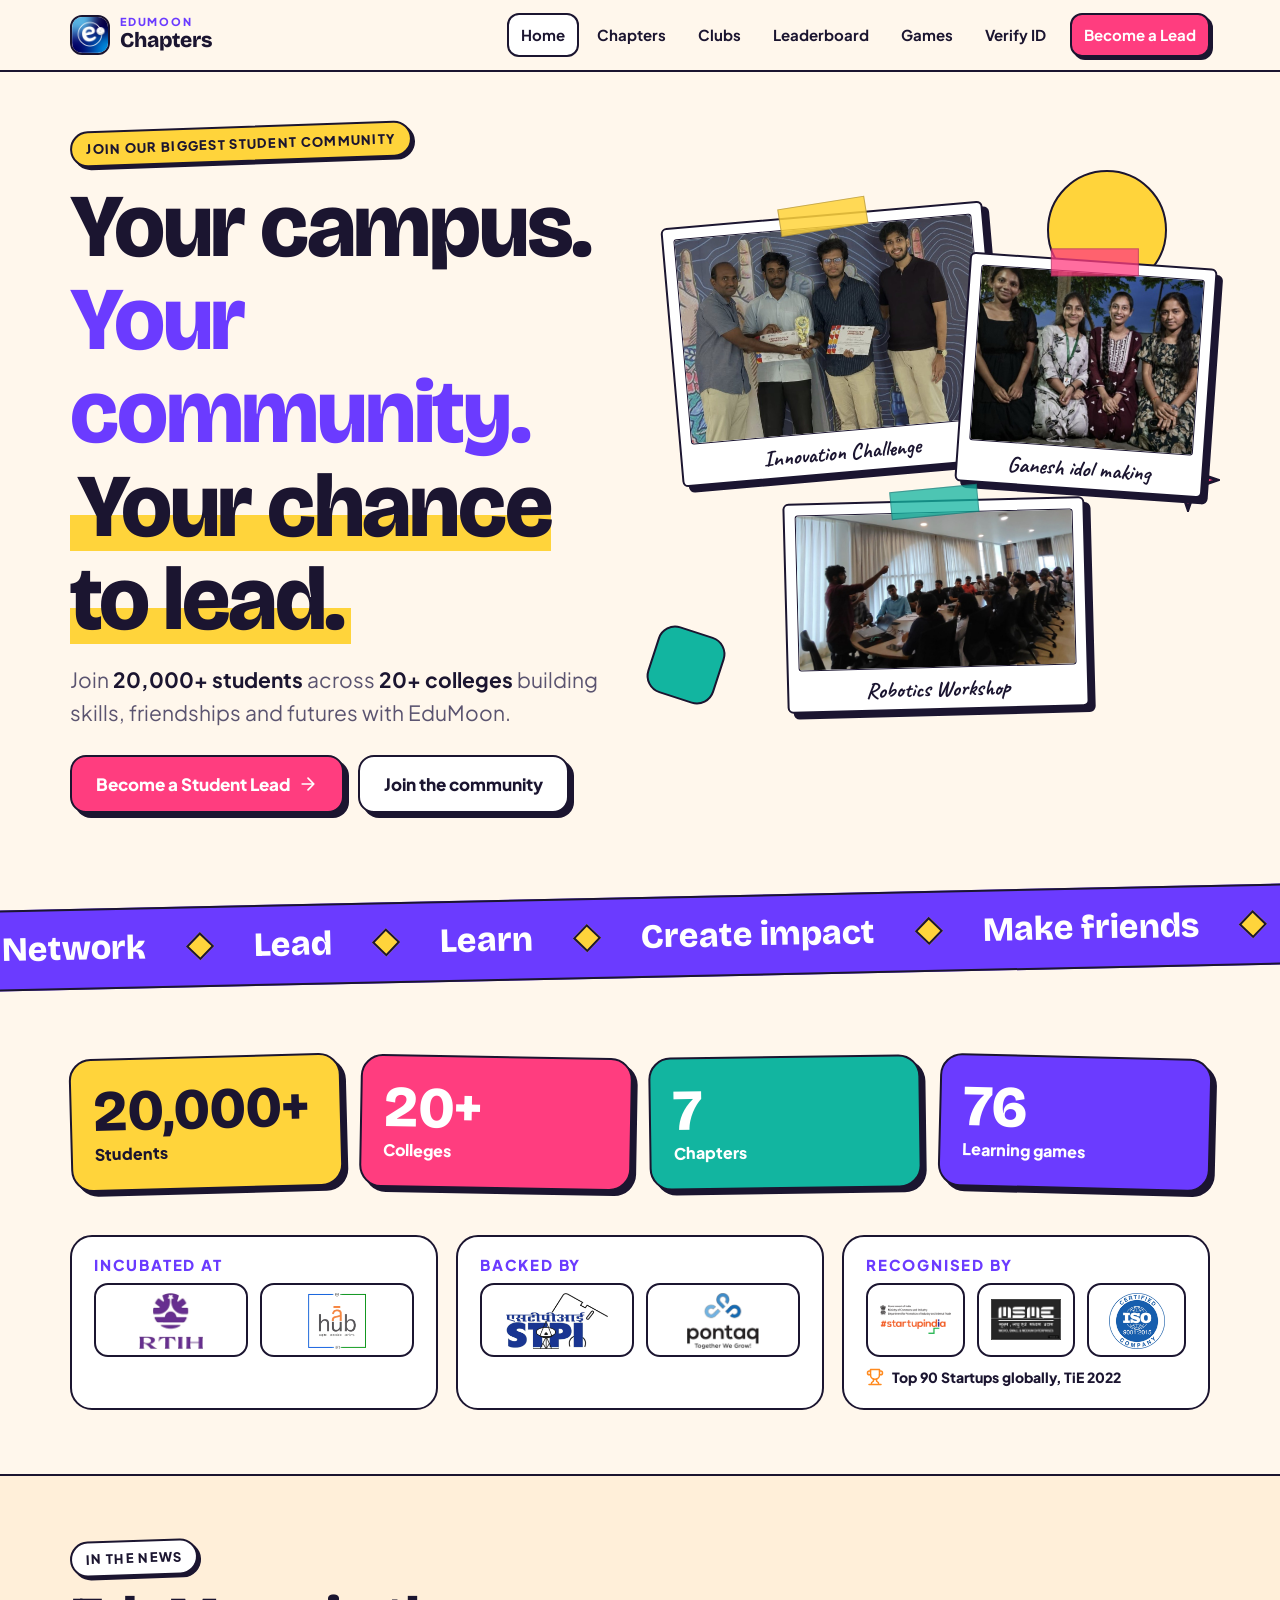
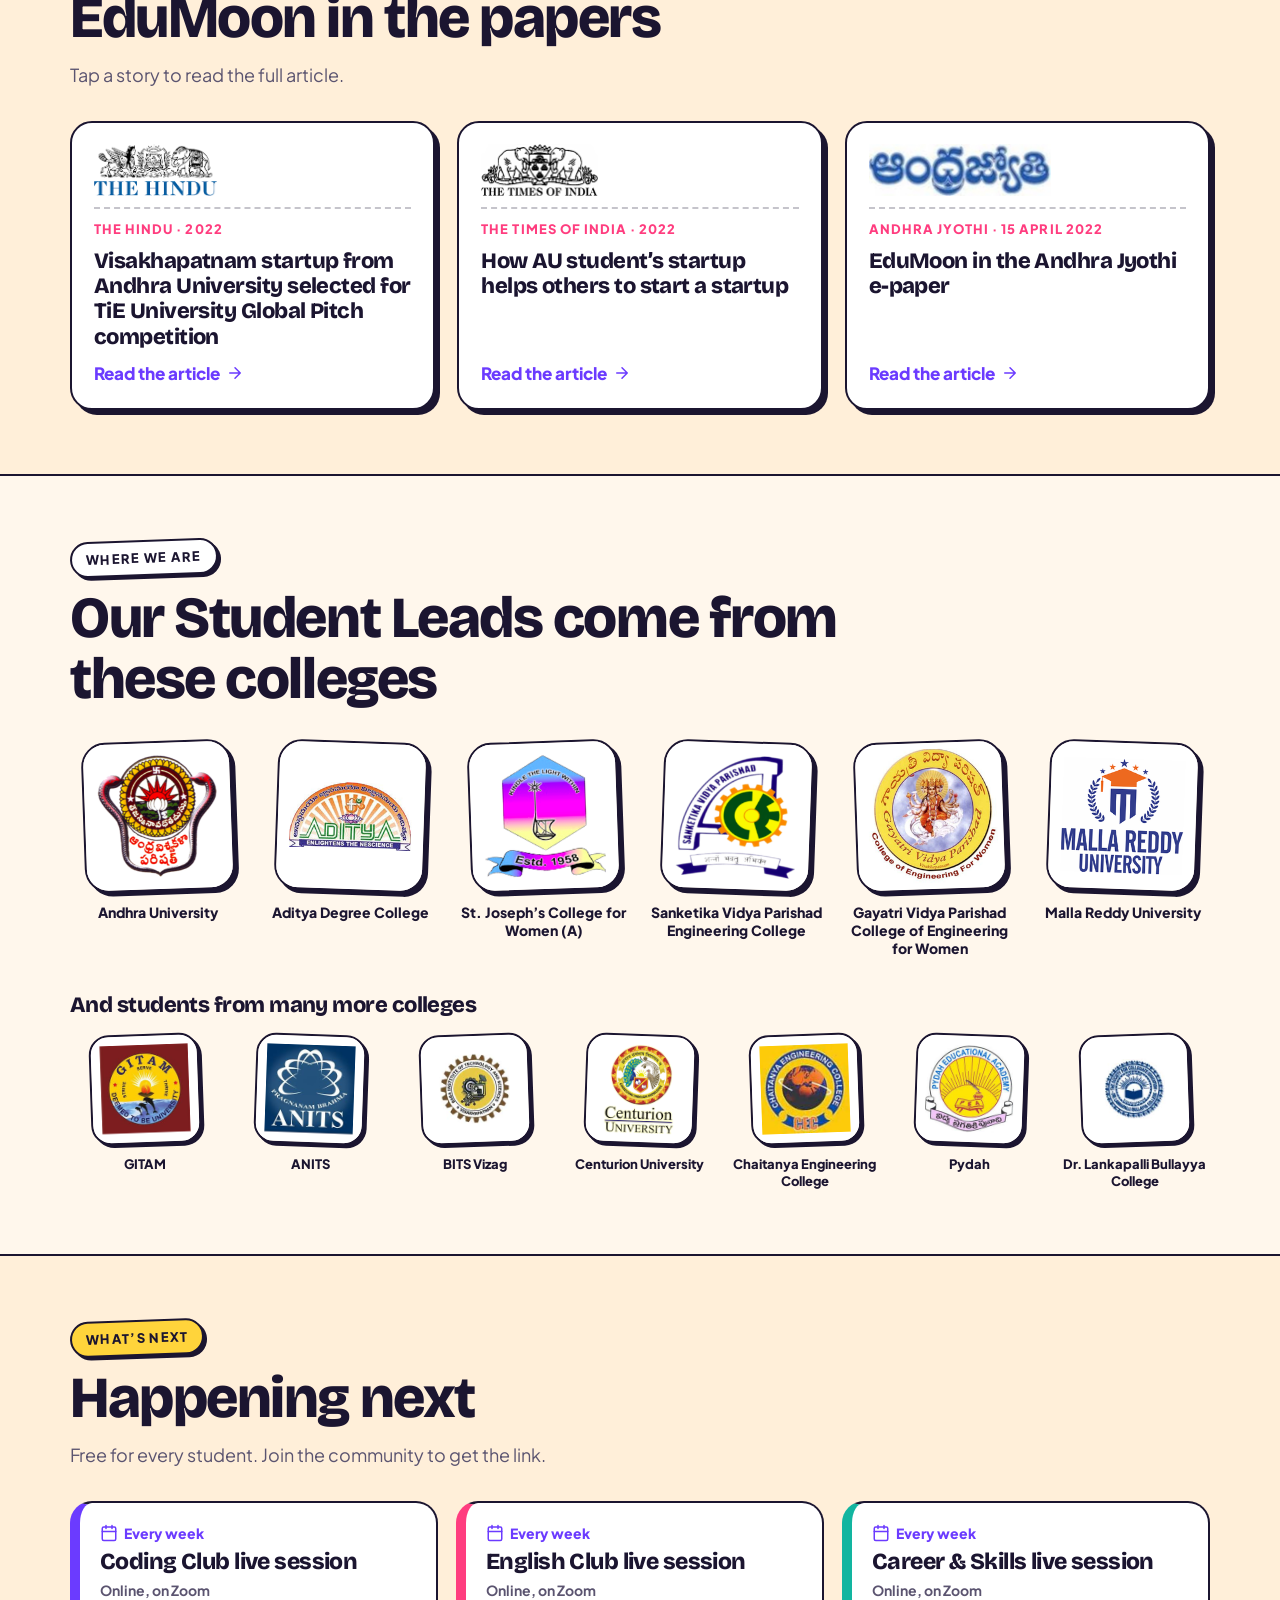
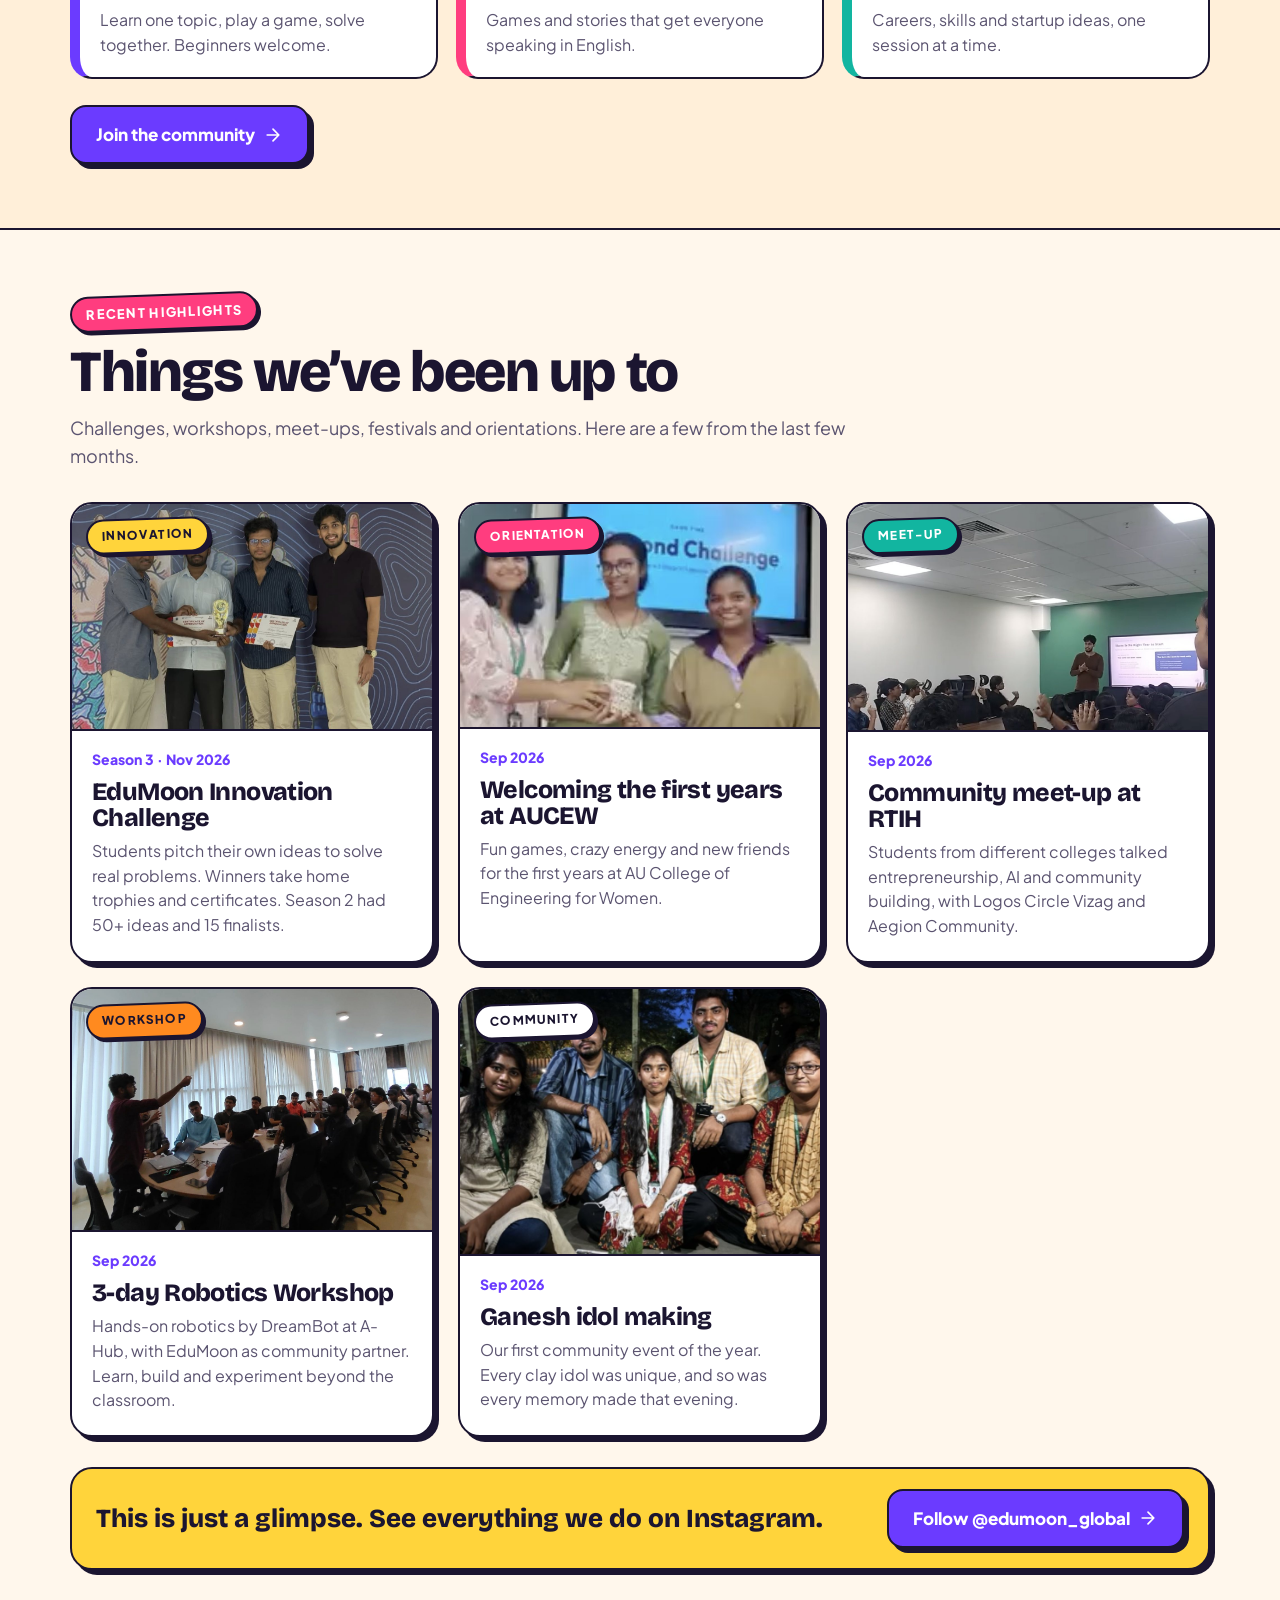
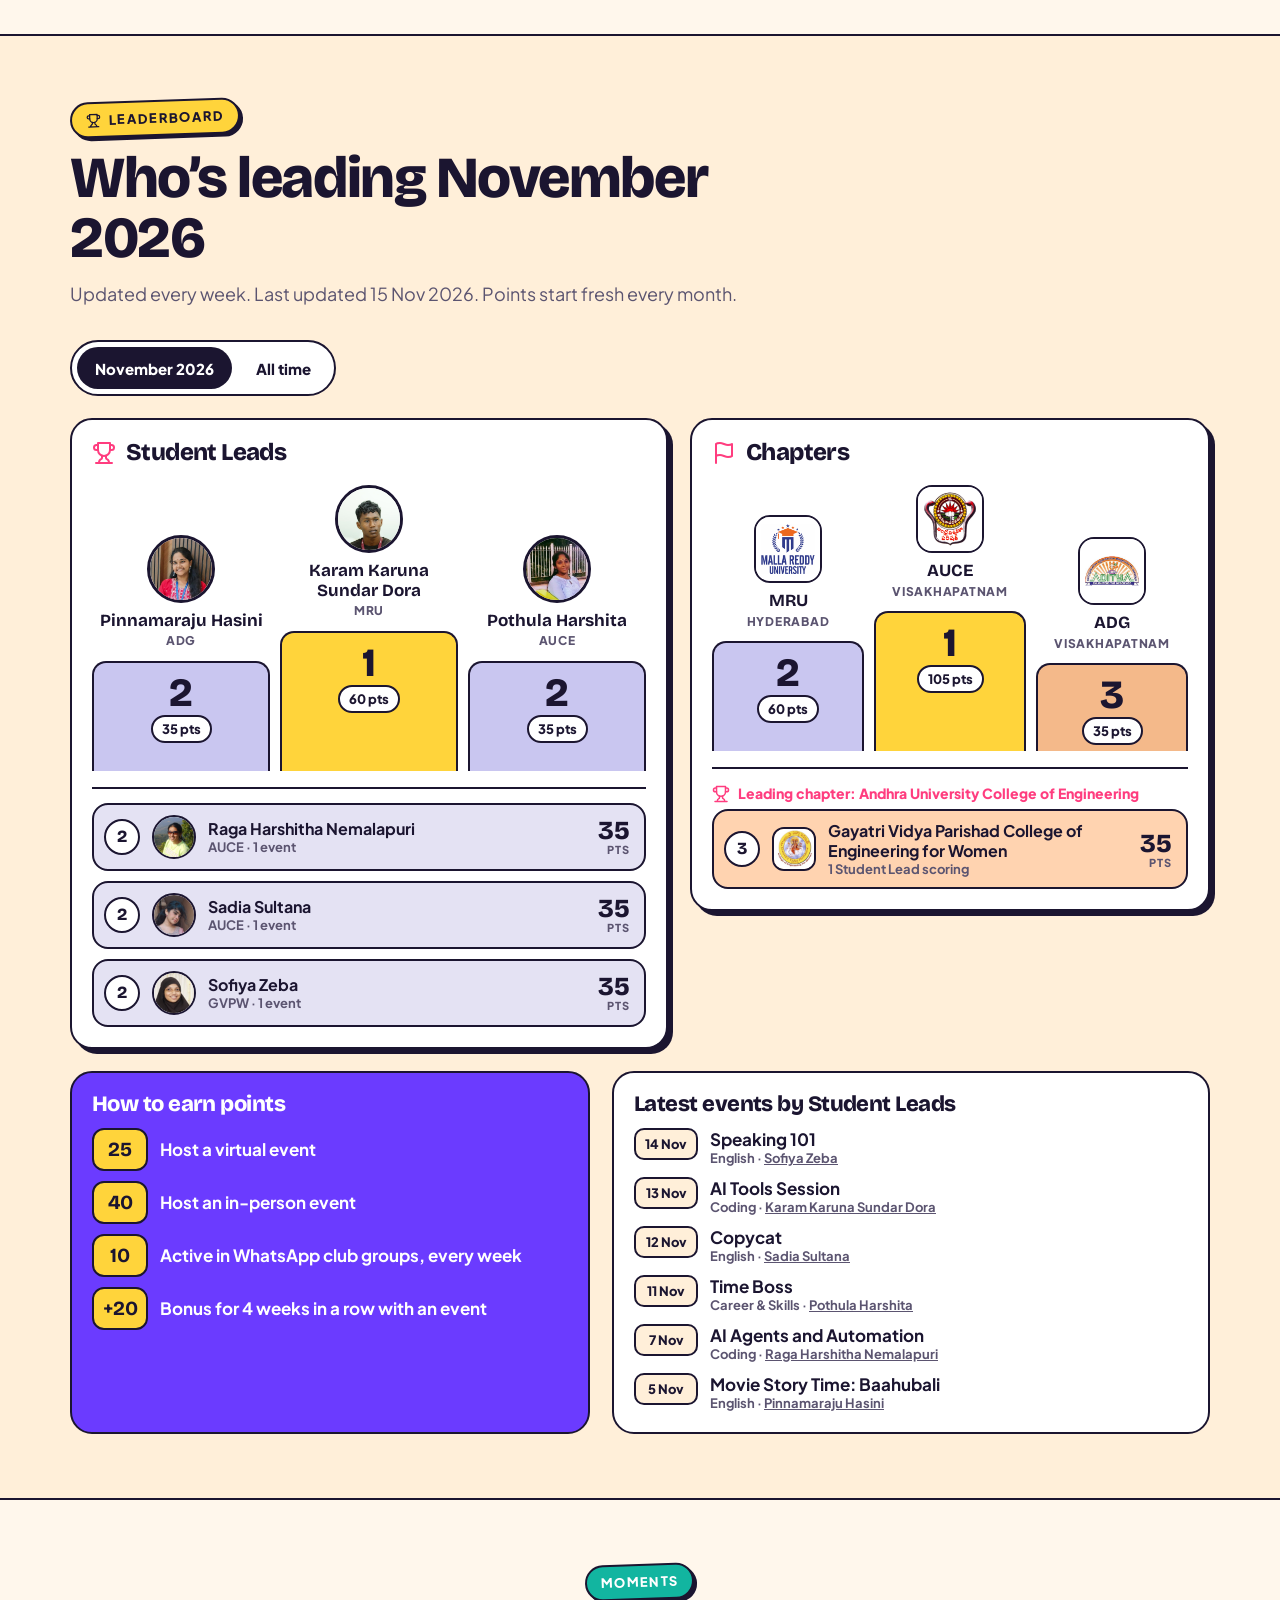
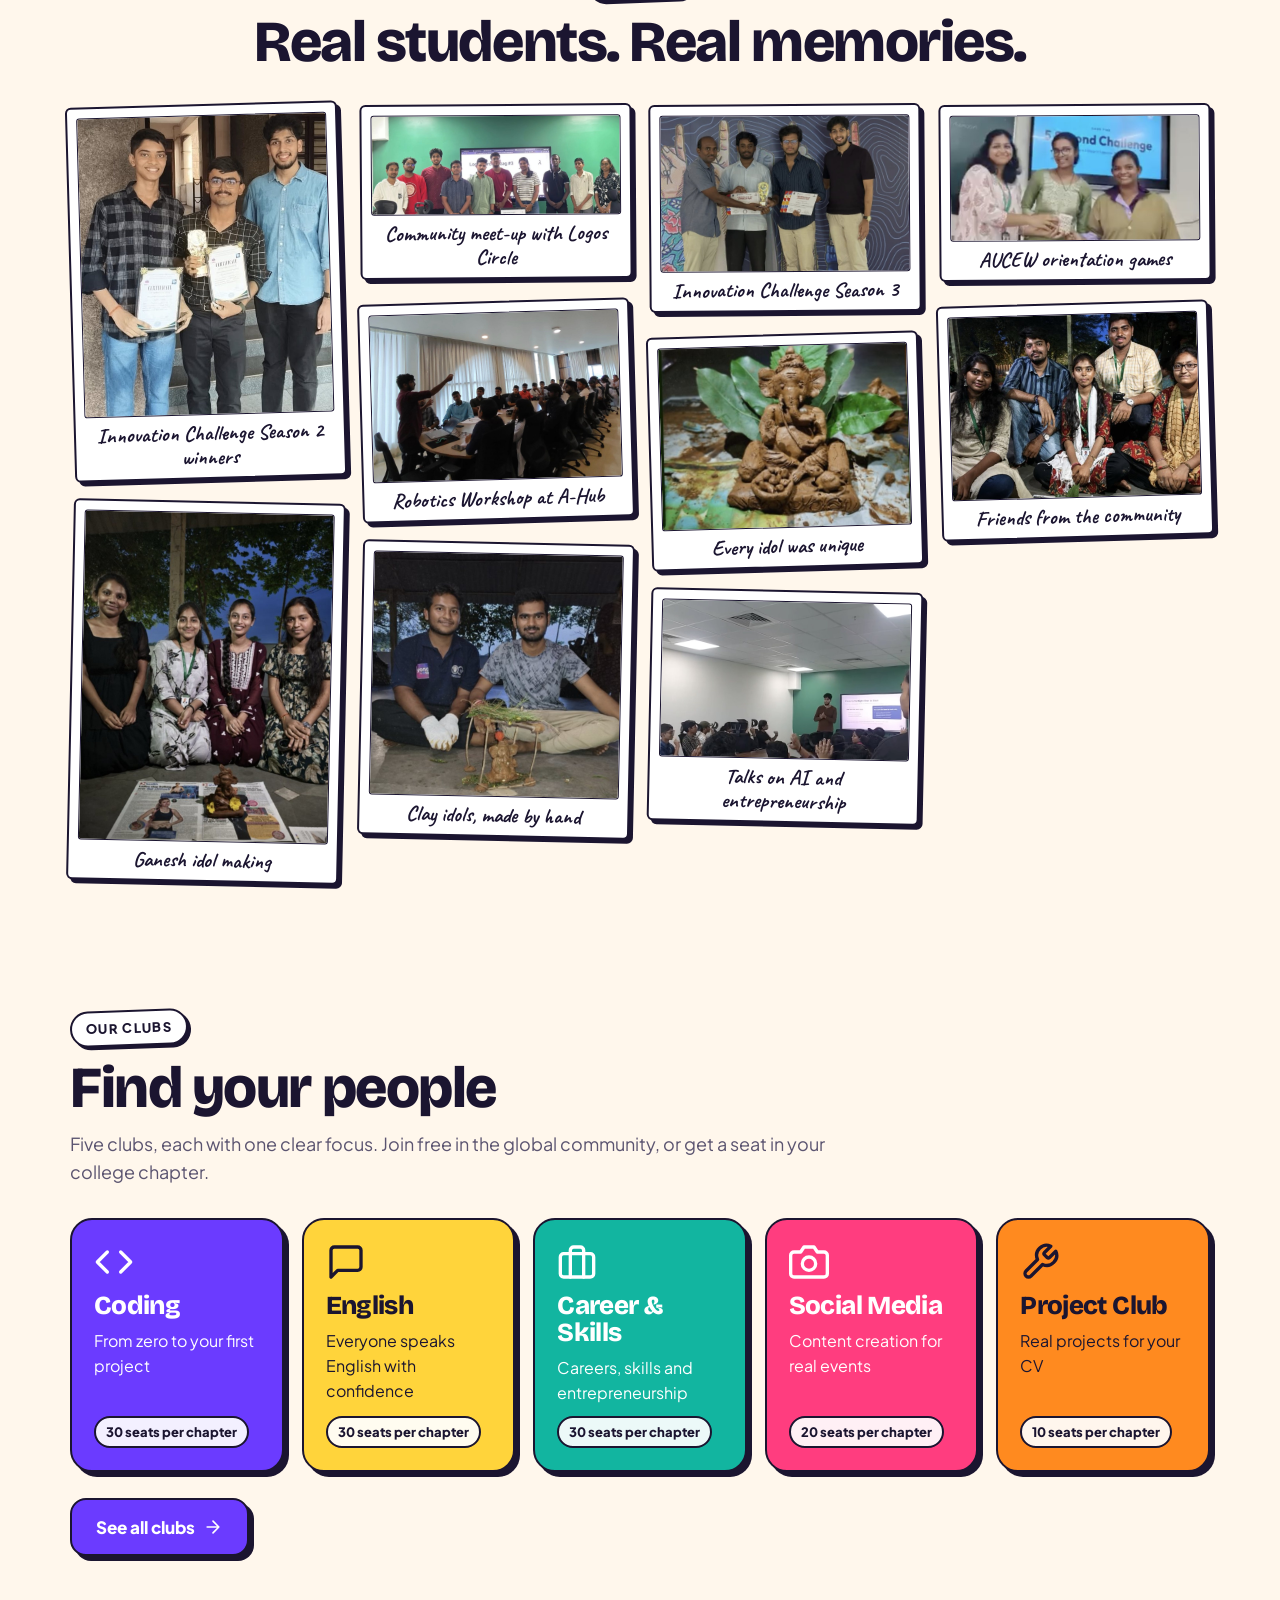
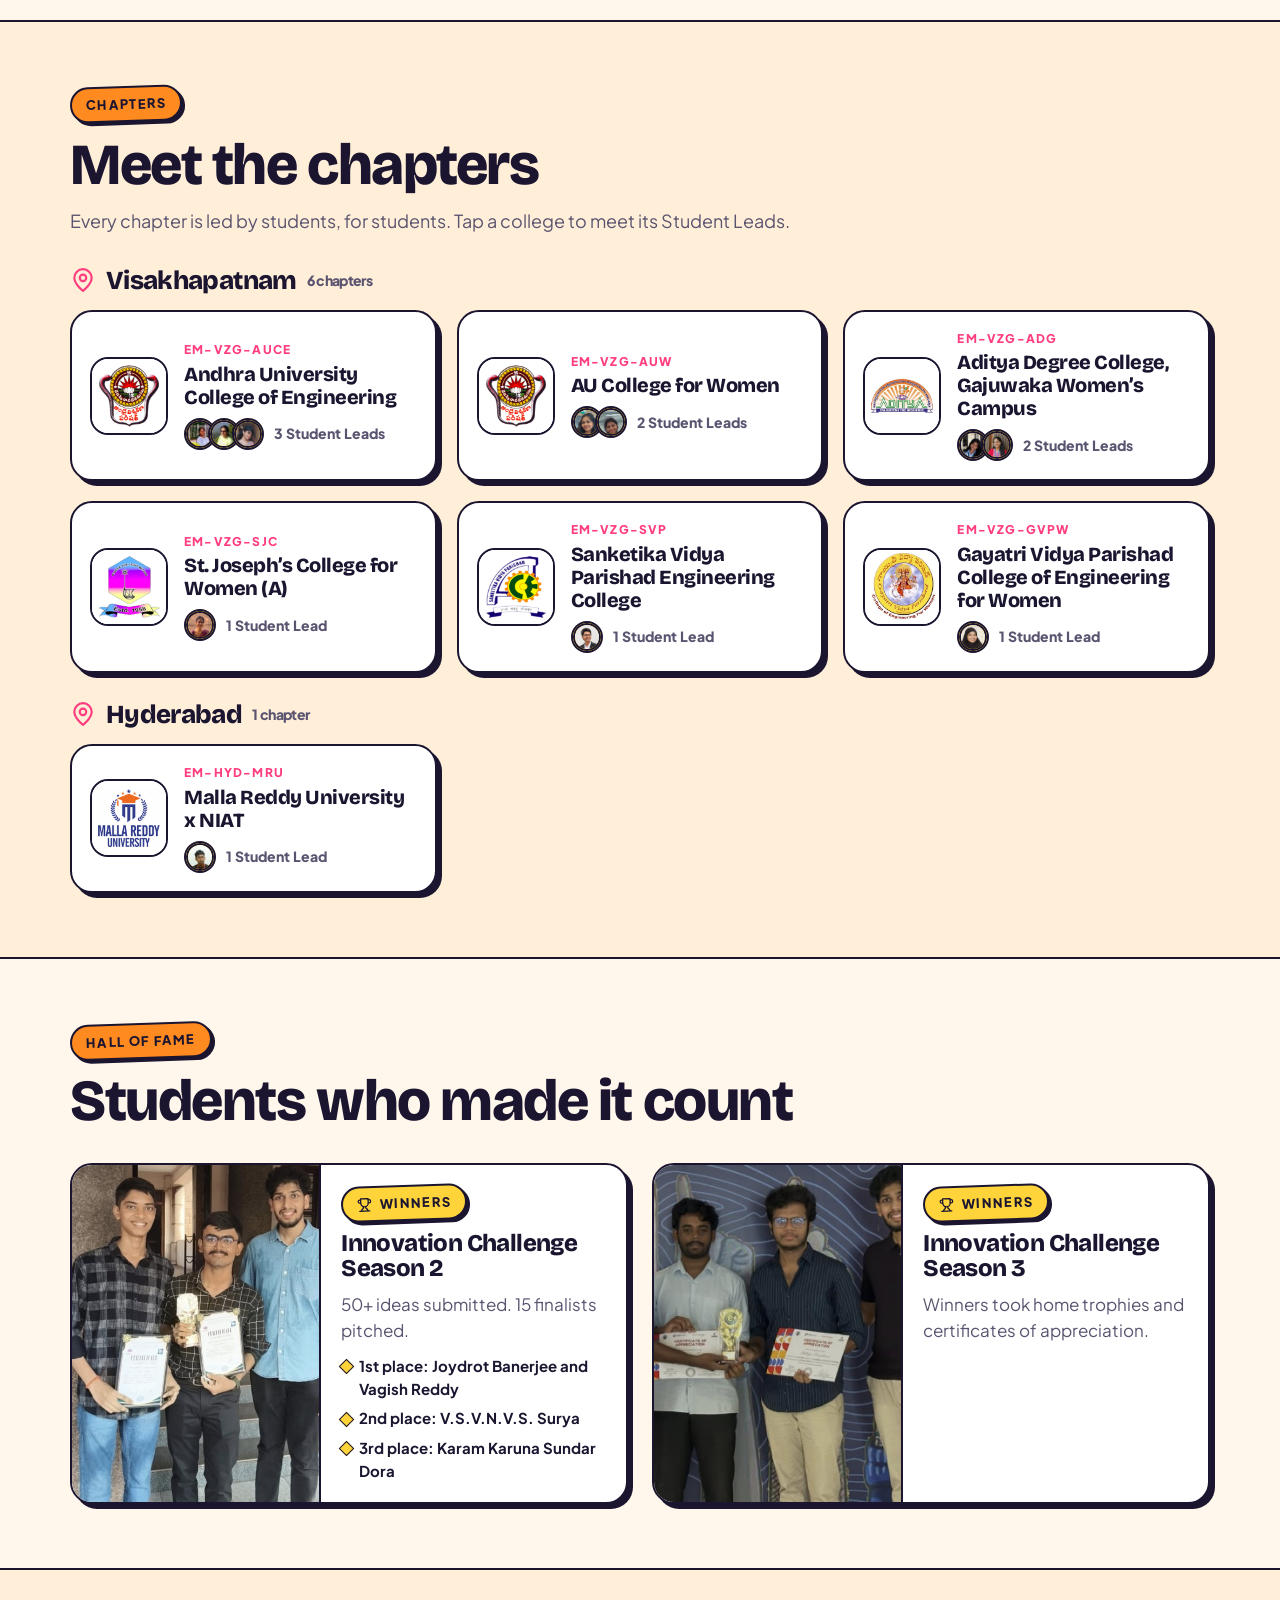
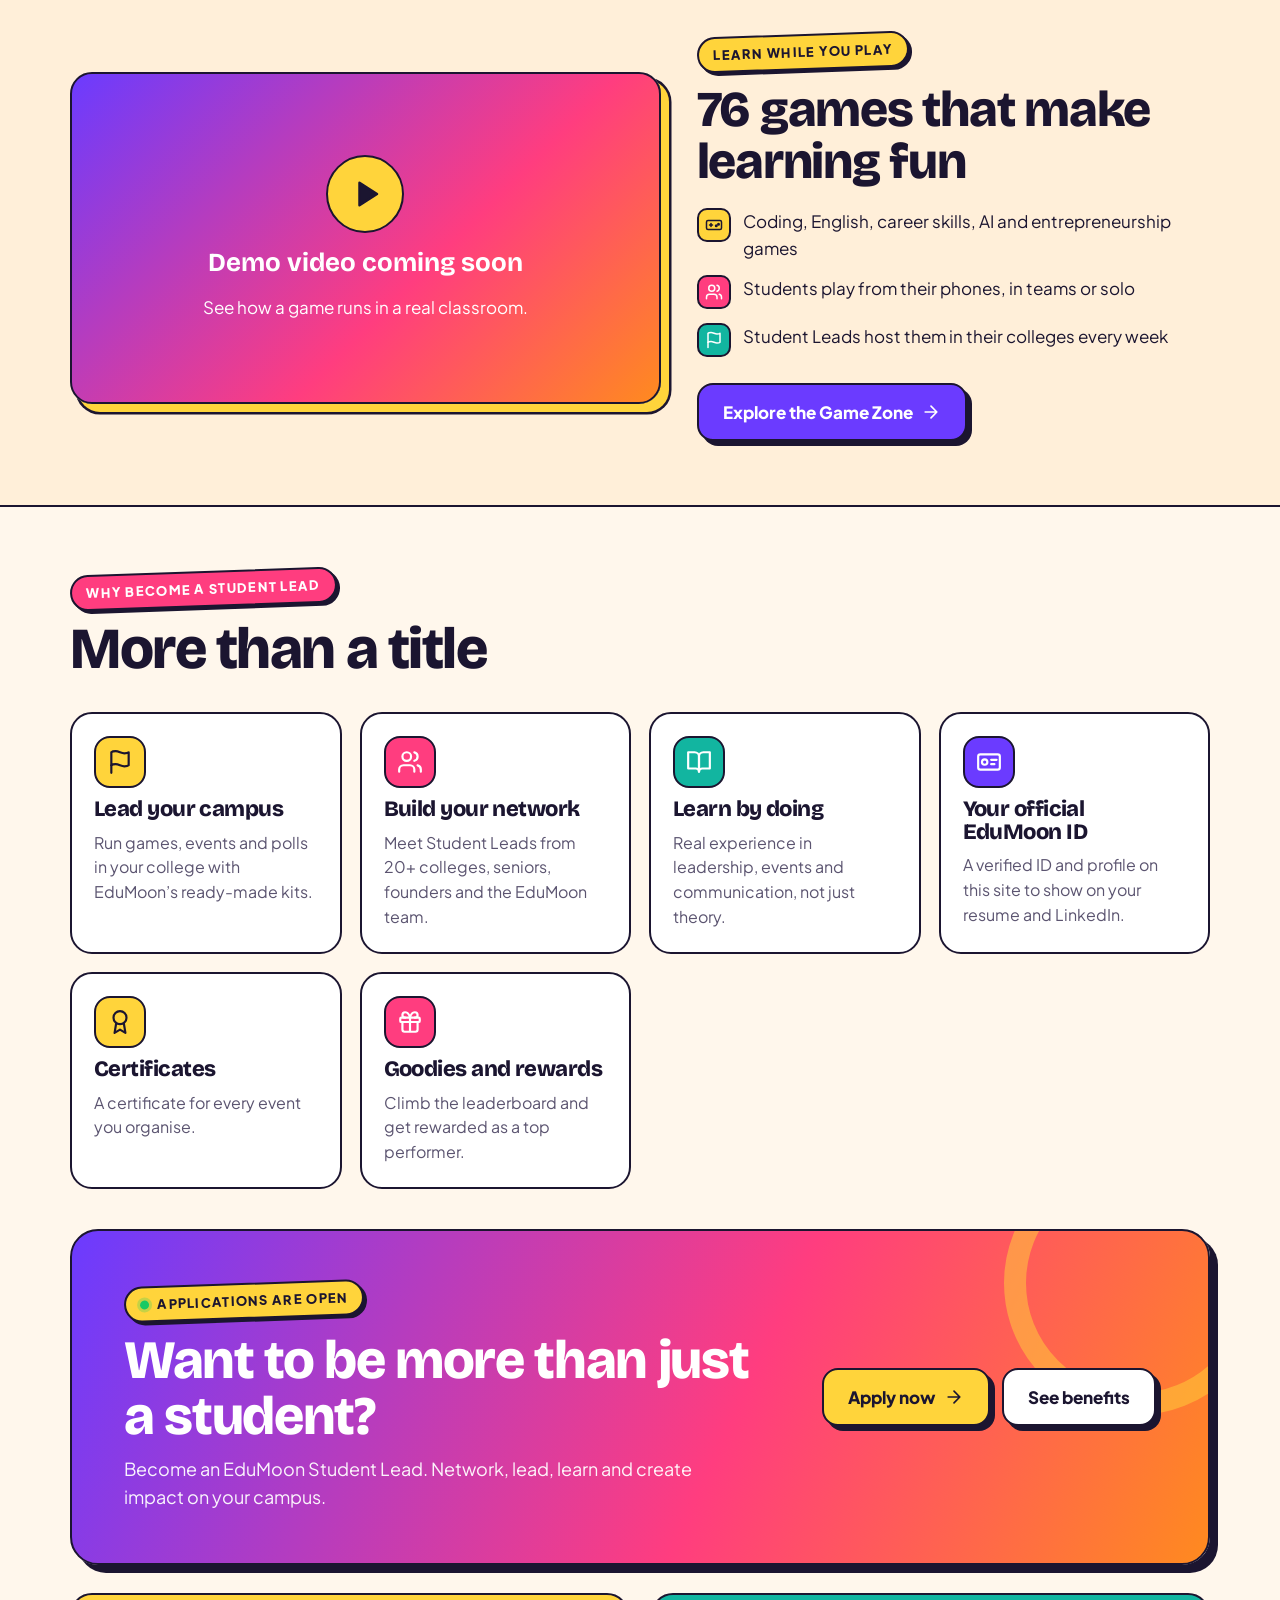
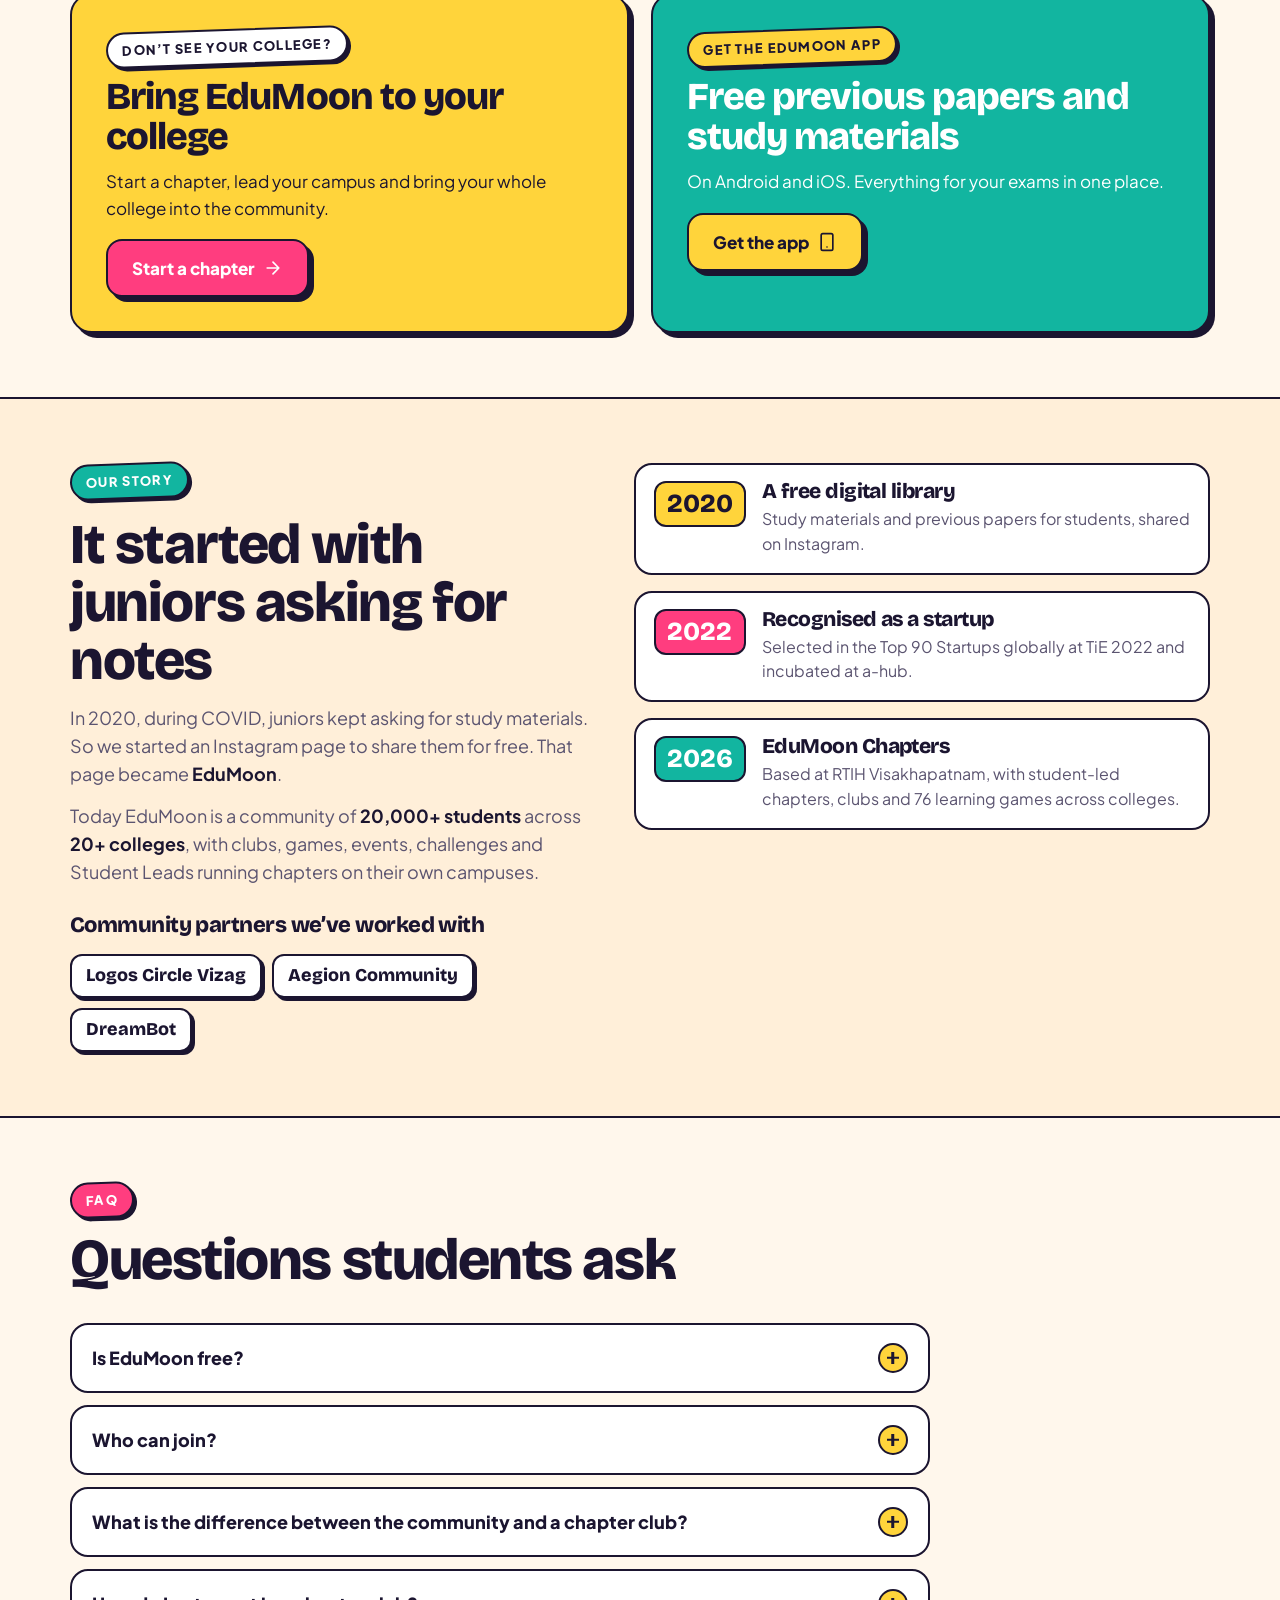
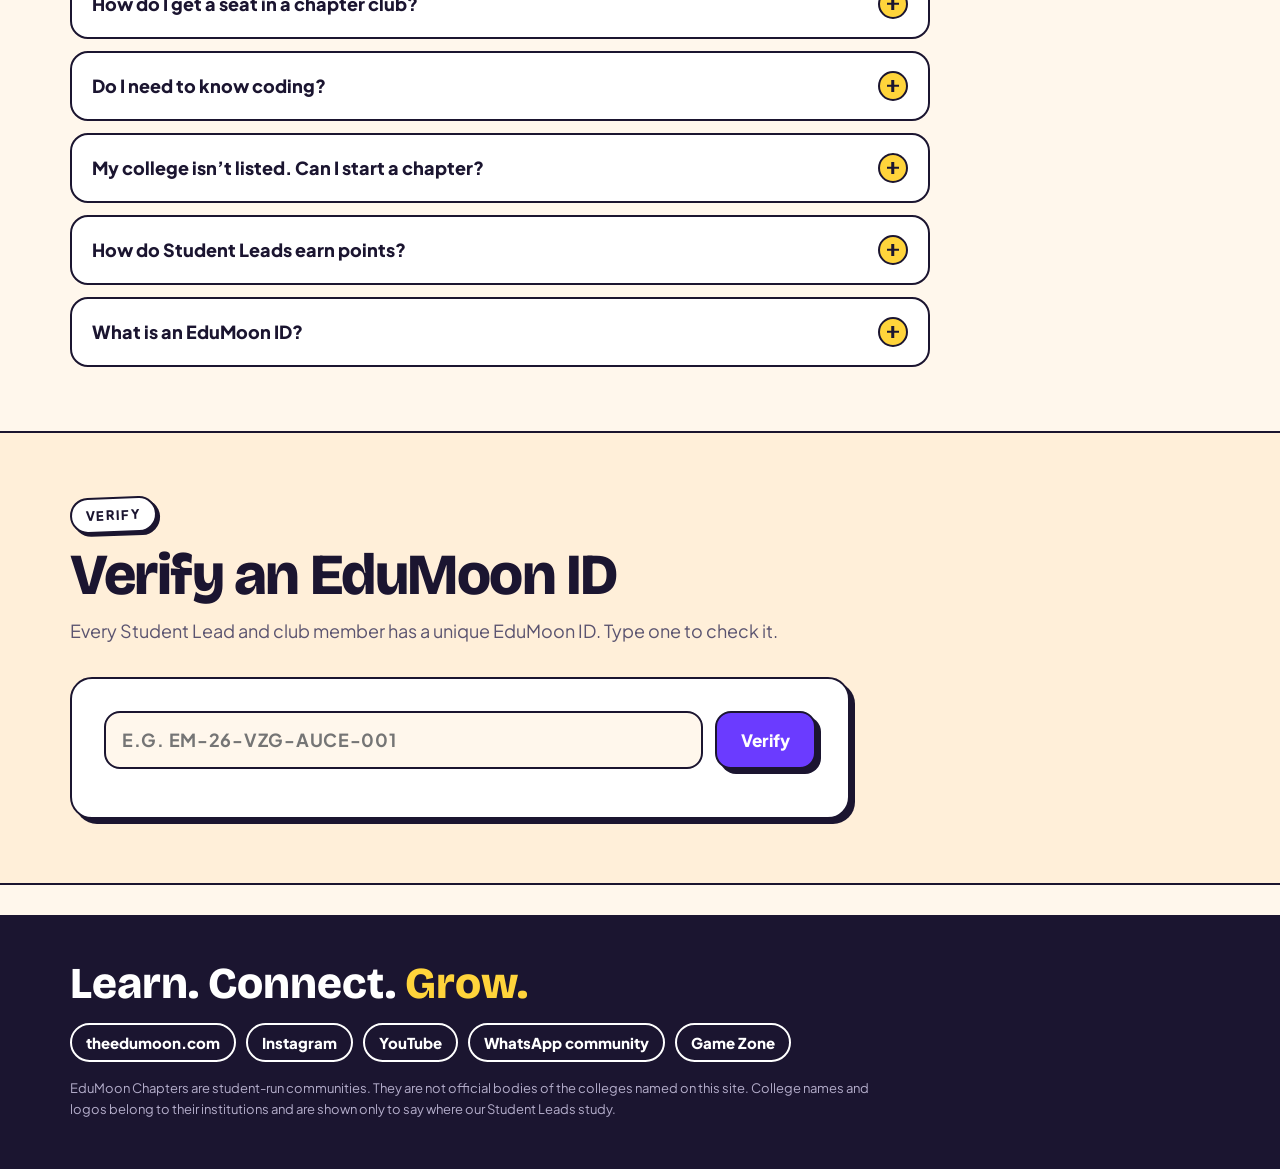
<file: index.html>
<!doctype html>
<html lang="en">
<head>
<meta charset="utf-8">
<meta name="viewport" content="width=device-width, initial-scale=1, viewport-fit=cover">
<title>EduMoon Chapters · Your campus. Your community.</title>
<meta name="description" content="Join 20,000+ students across 20+ colleges. Meet EduMoon's student-led chapters and become a Student Lead on your campus.">
<meta property="og:title" content="EduMoon Chapters · Your campus. Your community.">
<meta property="og:description" content="Join 20,000+ students across 20+ colleges. Meet EduMoon's student-led chapters and become a Student Lead on your campus.">
<link rel="icon" href="icon.png">
<link rel="preconnect" href="https://fonts.googleapis.com">
<link rel="stylesheet" href="https://fonts.googleapis.com/css2?family=Bricolage+Grotesque:opsz,wght@12..96,700;12..96,800&family=Plus+Jakarta+Sans:wght@400;600;700;800&family=Caveat:wght@700&display=swap">
<link rel="stylesheet" href="assets/style.css">
</head>
<body data-page="home">
<header class="top" id="top"></header>
<main id="main"></main>
<footer class="foot" id="foot"></footer>
<script src="assets/data.js"></script>
<script src="assets/app.js"></script>
</body>
</html>
</file>
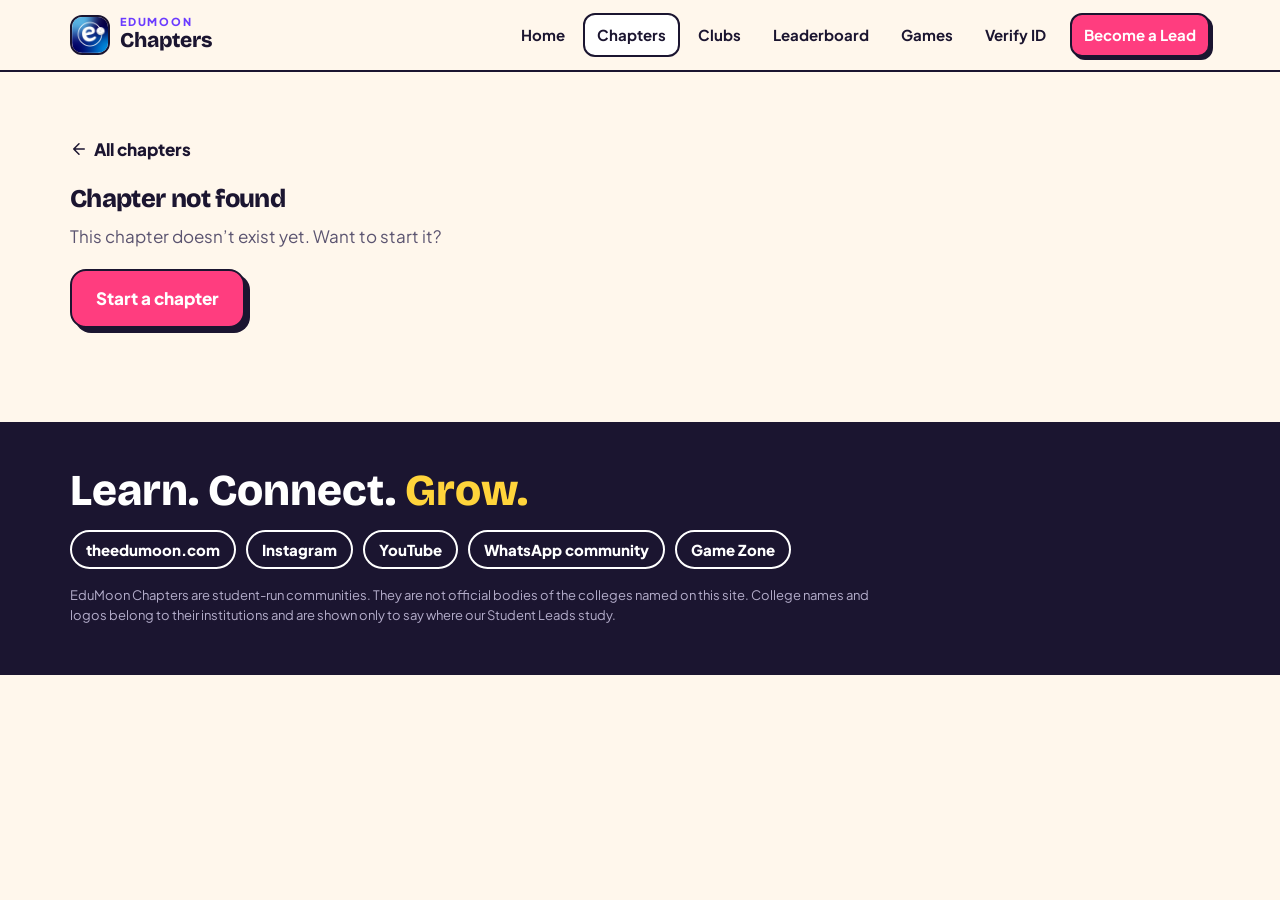
<file: chapter.html>
<!doctype html>
<html lang="en">
<head>
<meta charset="utf-8">
<meta name="viewport" content="width=device-width, initial-scale=1, viewport-fit=cover">
<title>Chapter · EduMoon Chapters</title>
<meta name="description" content="Meet the EduMoon Student Leads at this college.">
<meta property="og:title" content="Chapter · EduMoon Chapters">
<meta property="og:description" content="Meet the EduMoon Student Leads at this college.">
<link rel="icon" href="icon.png">
<link rel="preconnect" href="https://fonts.googleapis.com">
<link rel="stylesheet" href="https://fonts.googleapis.com/css2?family=Bricolage+Grotesque:opsz,wght@12..96,700;12..96,800&family=Plus+Jakarta+Sans:wght@400;600;700;800&family=Caveat:wght@700&display=swap">
<link rel="stylesheet" href="assets/style.css">
</head>
<body data-page="chapter">
<header class="top" id="top"></header>
<main id="main"></main>
<footer class="foot" id="foot"></footer>
<script src="assets/data.js"></script>
<script src="assets/app.js"></script>
</body>
</html>
</file>
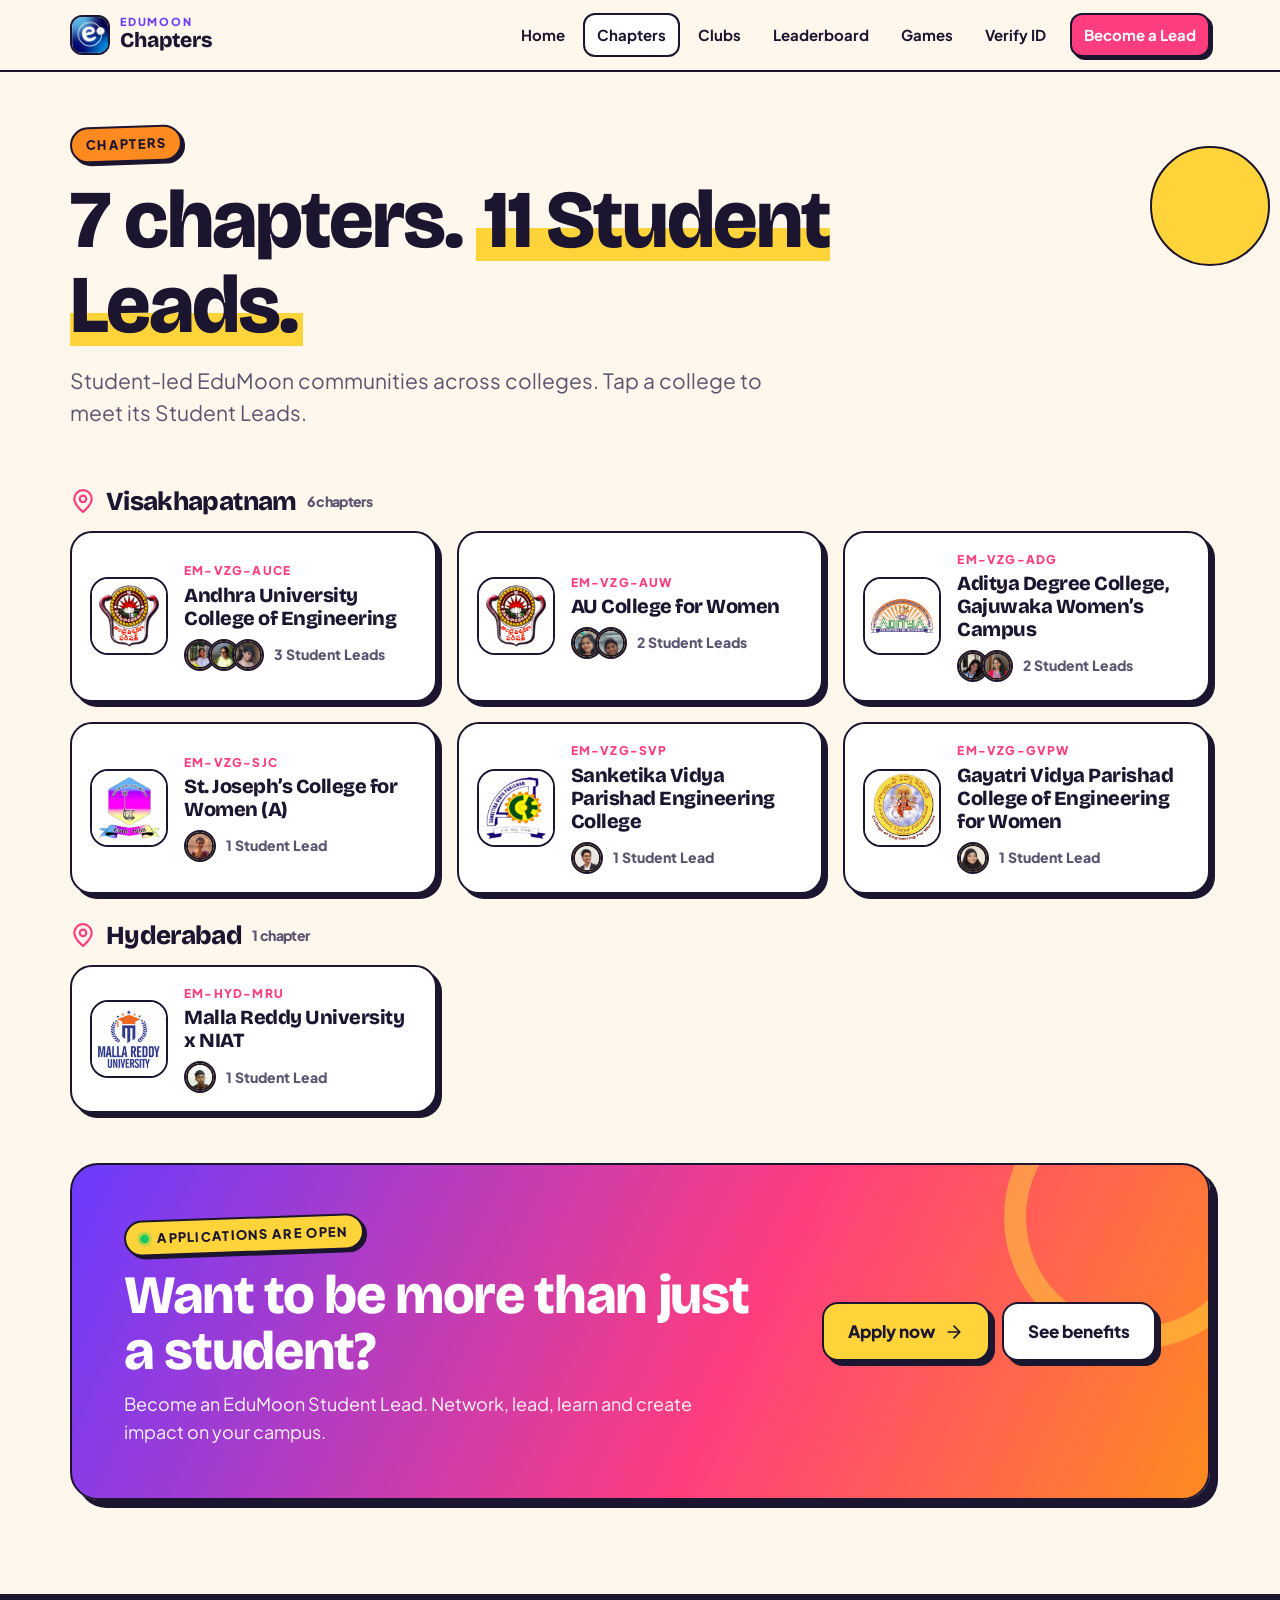
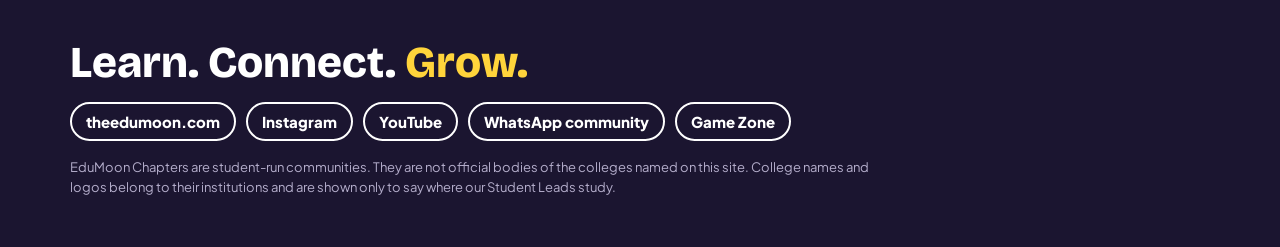
<file: chapters.html>
<!doctype html>
<html lang="en">
<head>
<meta charset="utf-8">
<meta name="viewport" content="width=device-width, initial-scale=1, viewport-fit=cover">
<title>All Chapters · EduMoon Chapters</title>
<meta name="description" content="EduMoon's student-led chapters across colleges in Visakhapatnam and Hyderabad.">
<meta property="og:title" content="All Chapters · EduMoon Chapters">
<meta property="og:description" content="EduMoon's student-led chapters across colleges in Visakhapatnam and Hyderabad.">
<link rel="icon" href="icon.png">
<link rel="preconnect" href="https://fonts.googleapis.com">
<link rel="stylesheet" href="https://fonts.googleapis.com/css2?family=Bricolage+Grotesque:opsz,wght@12..96,700;12..96,800&family=Plus+Jakarta+Sans:wght@400;600;700;800&family=Caveat:wght@700&display=swap">
<link rel="stylesheet" href="assets/style.css">
</head>
<body data-page="chapters">
<header class="top" id="top"></header>
<main id="main"></main>
<footer class="foot" id="foot"></footer>
<script src="assets/data.js"></script>
<script src="assets/app.js"></script>
</body>
</html>
</file>
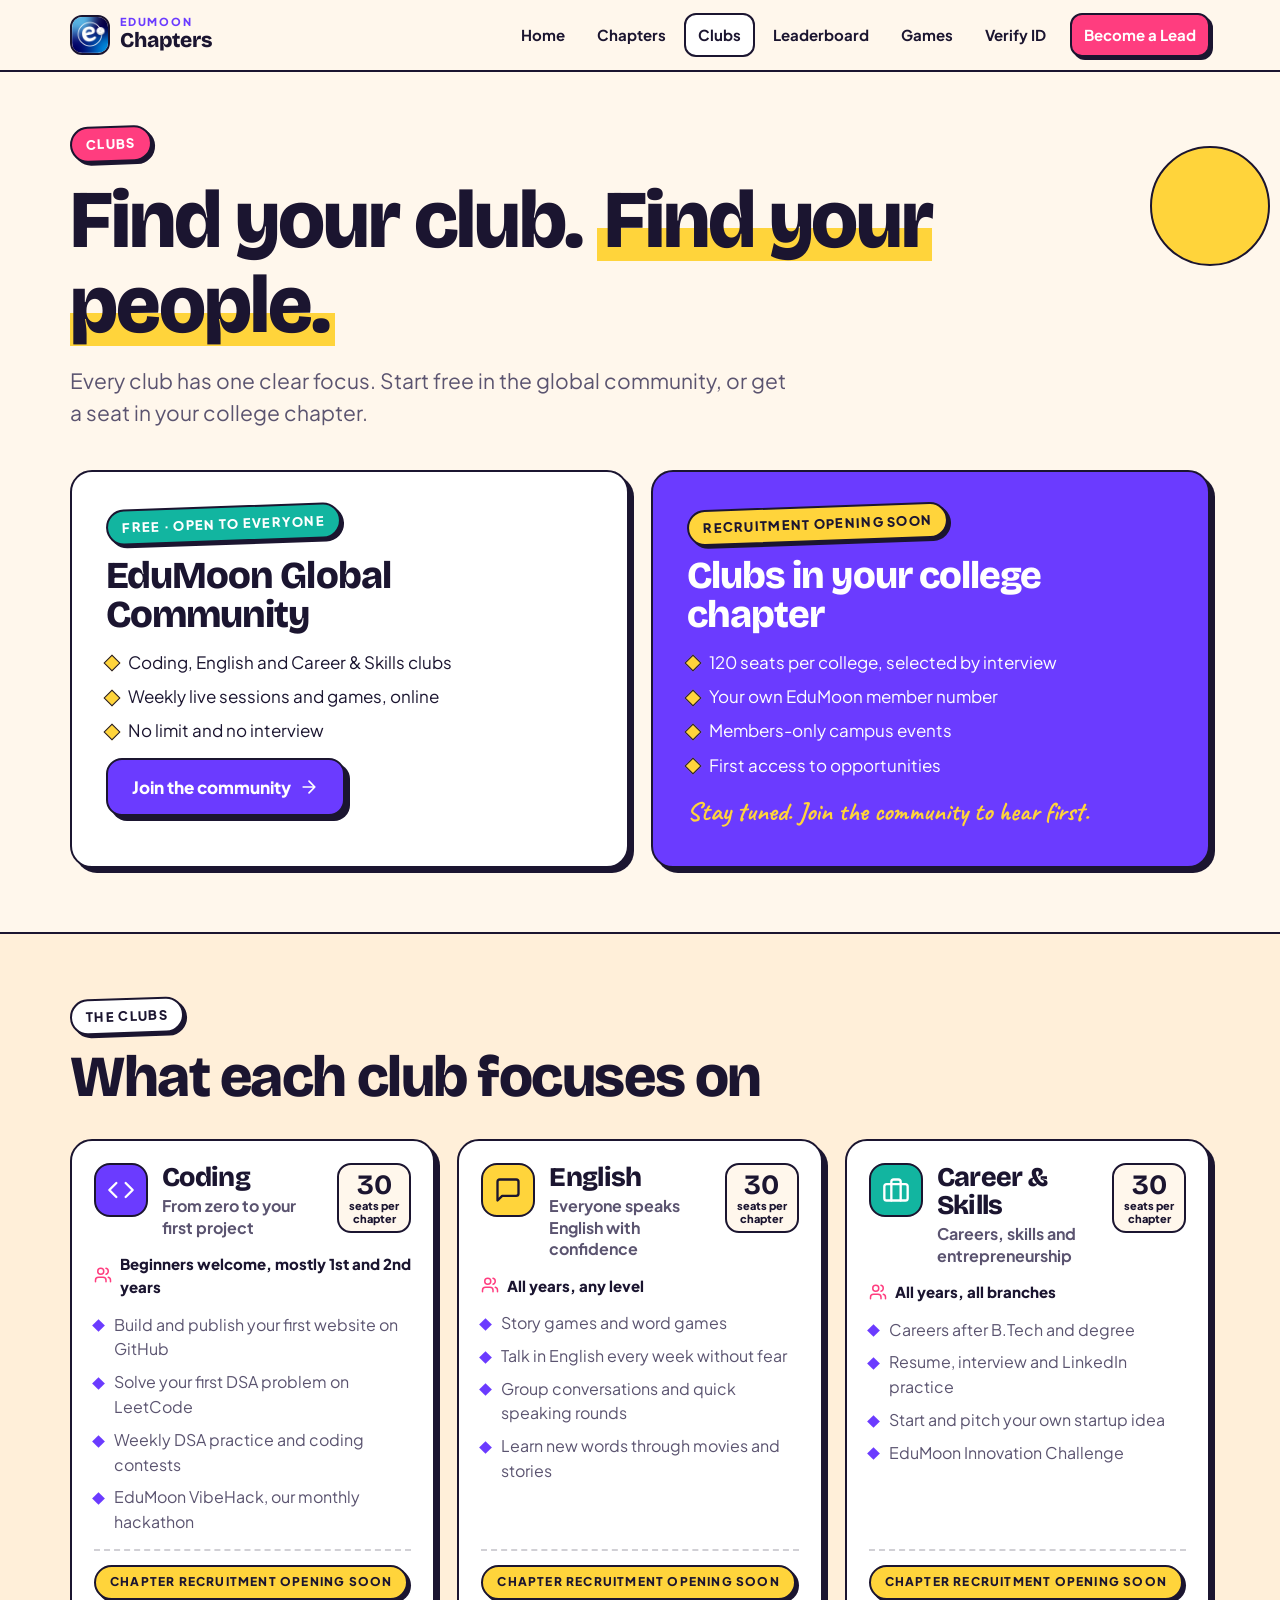
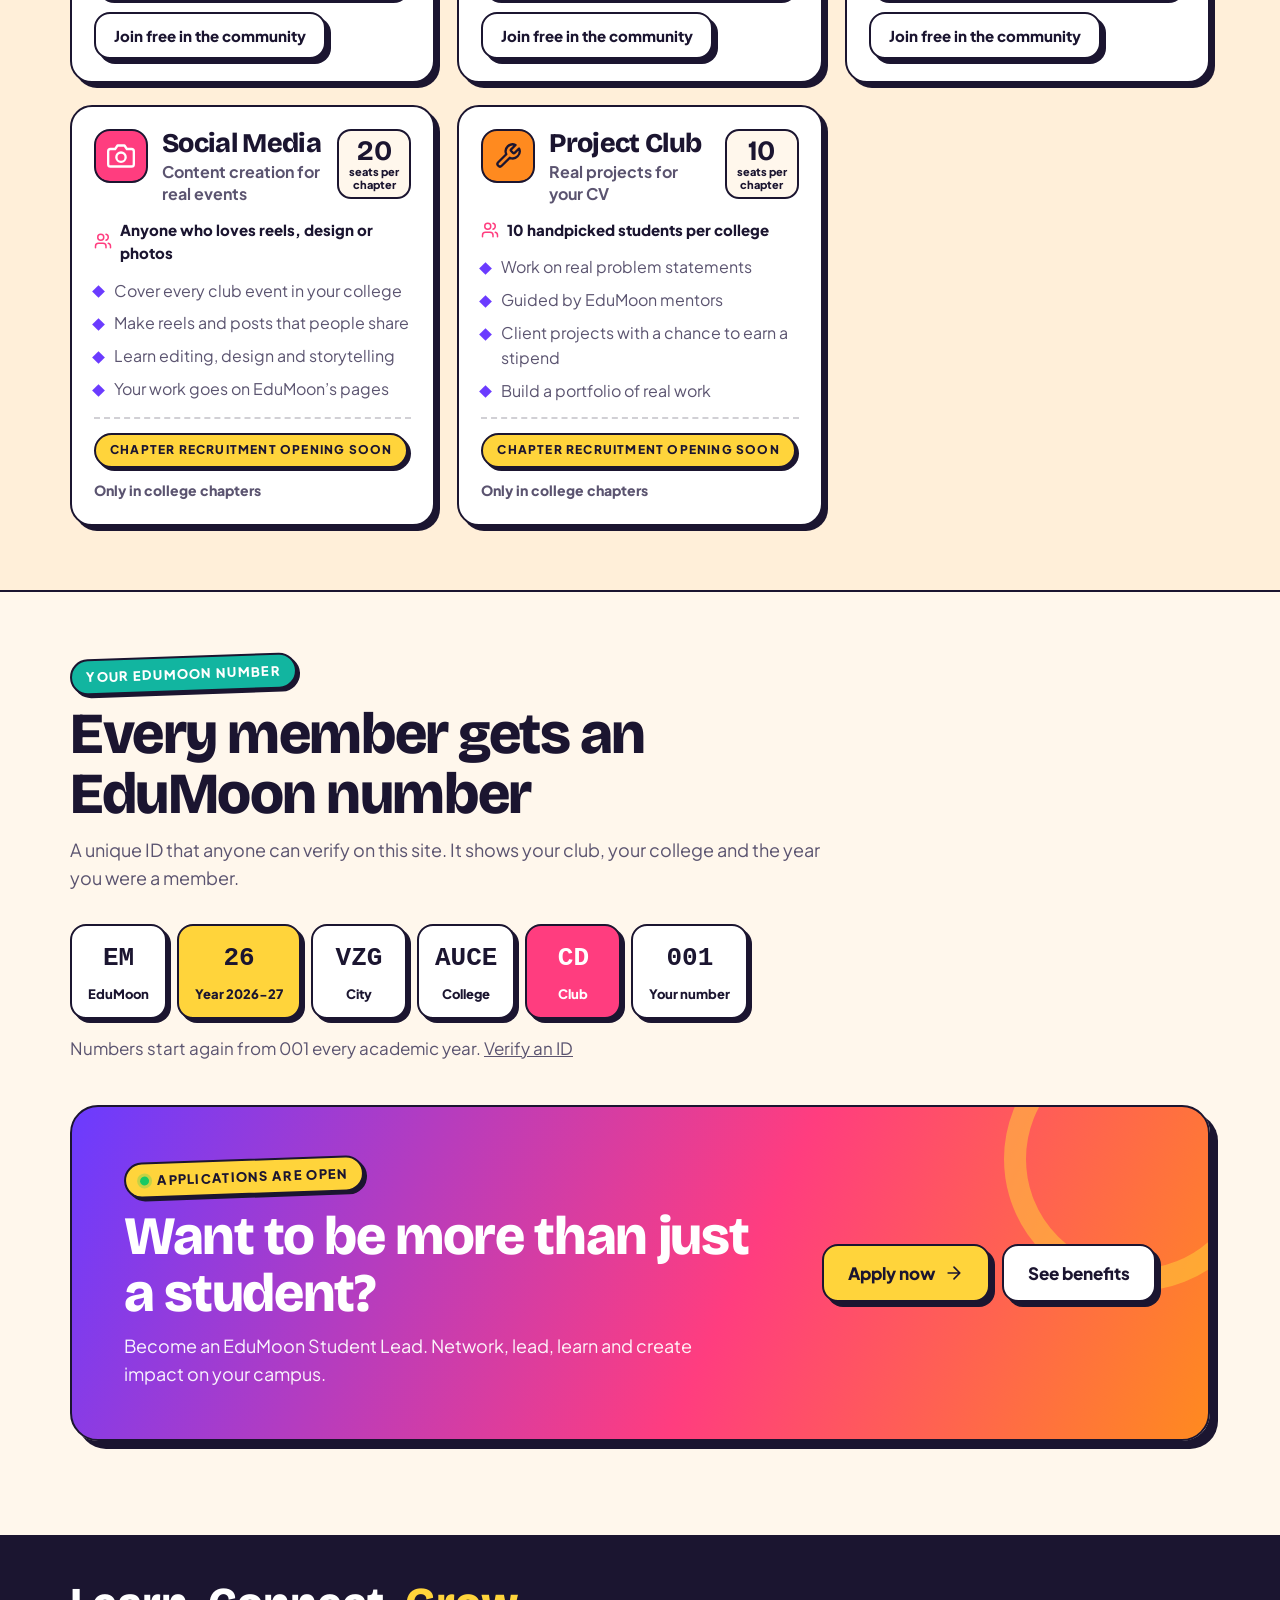
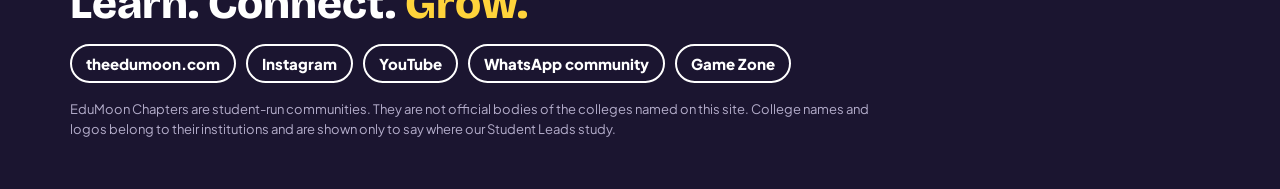
<file: clubs.html>
<!doctype html>
<html lang="en">
<head>
<meta charset="utf-8">
<meta name="viewport" content="width=device-width, initial-scale=1, viewport-fit=cover">
<title>EduMoon Clubs · Find your people</title>
<meta name="description" content="Coding, English, Career &amp; Skills, Social Media and Project Club. Join free in the EduMoon community or get a seat in your college chapter.">
<meta property="og:title" content="EduMoon Clubs · Find your people">
<meta property="og:description" content="Coding, English, Career &amp; Skills, Social Media and Project Club. Join free in the EduMoon community or get a seat in your college chapter.">
<link rel="icon" href="icon.png">
<link rel="preconnect" href="https://fonts.googleapis.com">
<link rel="stylesheet" href="https://fonts.googleapis.com/css2?family=Bricolage+Grotesque:opsz,wght@12..96,700;12..96,800&family=Plus+Jakarta+Sans:wght@400;600;700;800&family=Caveat:wght@700&display=swap">
<link rel="stylesheet" href="assets/style.css">
</head>
<body data-page="clubs">
<header class="top" id="top"></header>
<main id="main"></main>
<footer class="foot" id="foot"></footer>
<script src="assets/data.js"></script>
<script src="assets/app.js"></script>
</body>
</html>
</file>
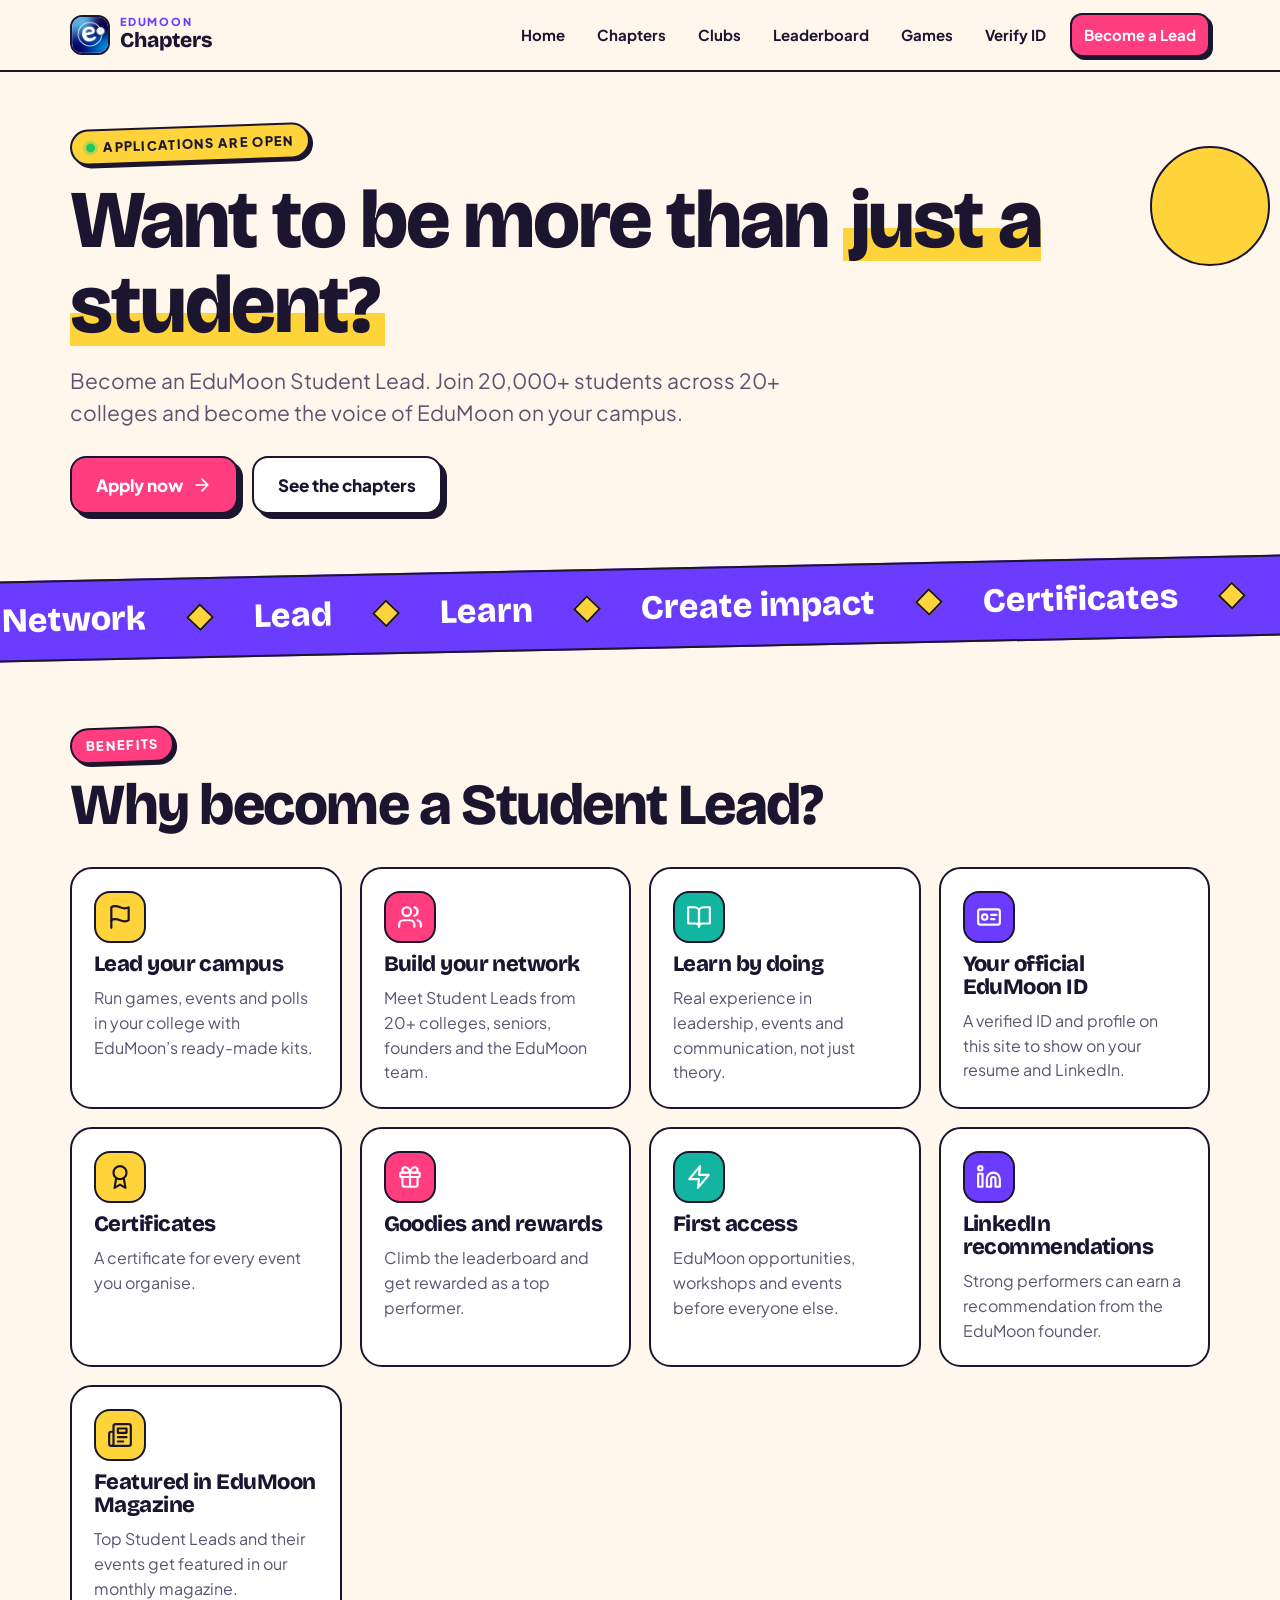
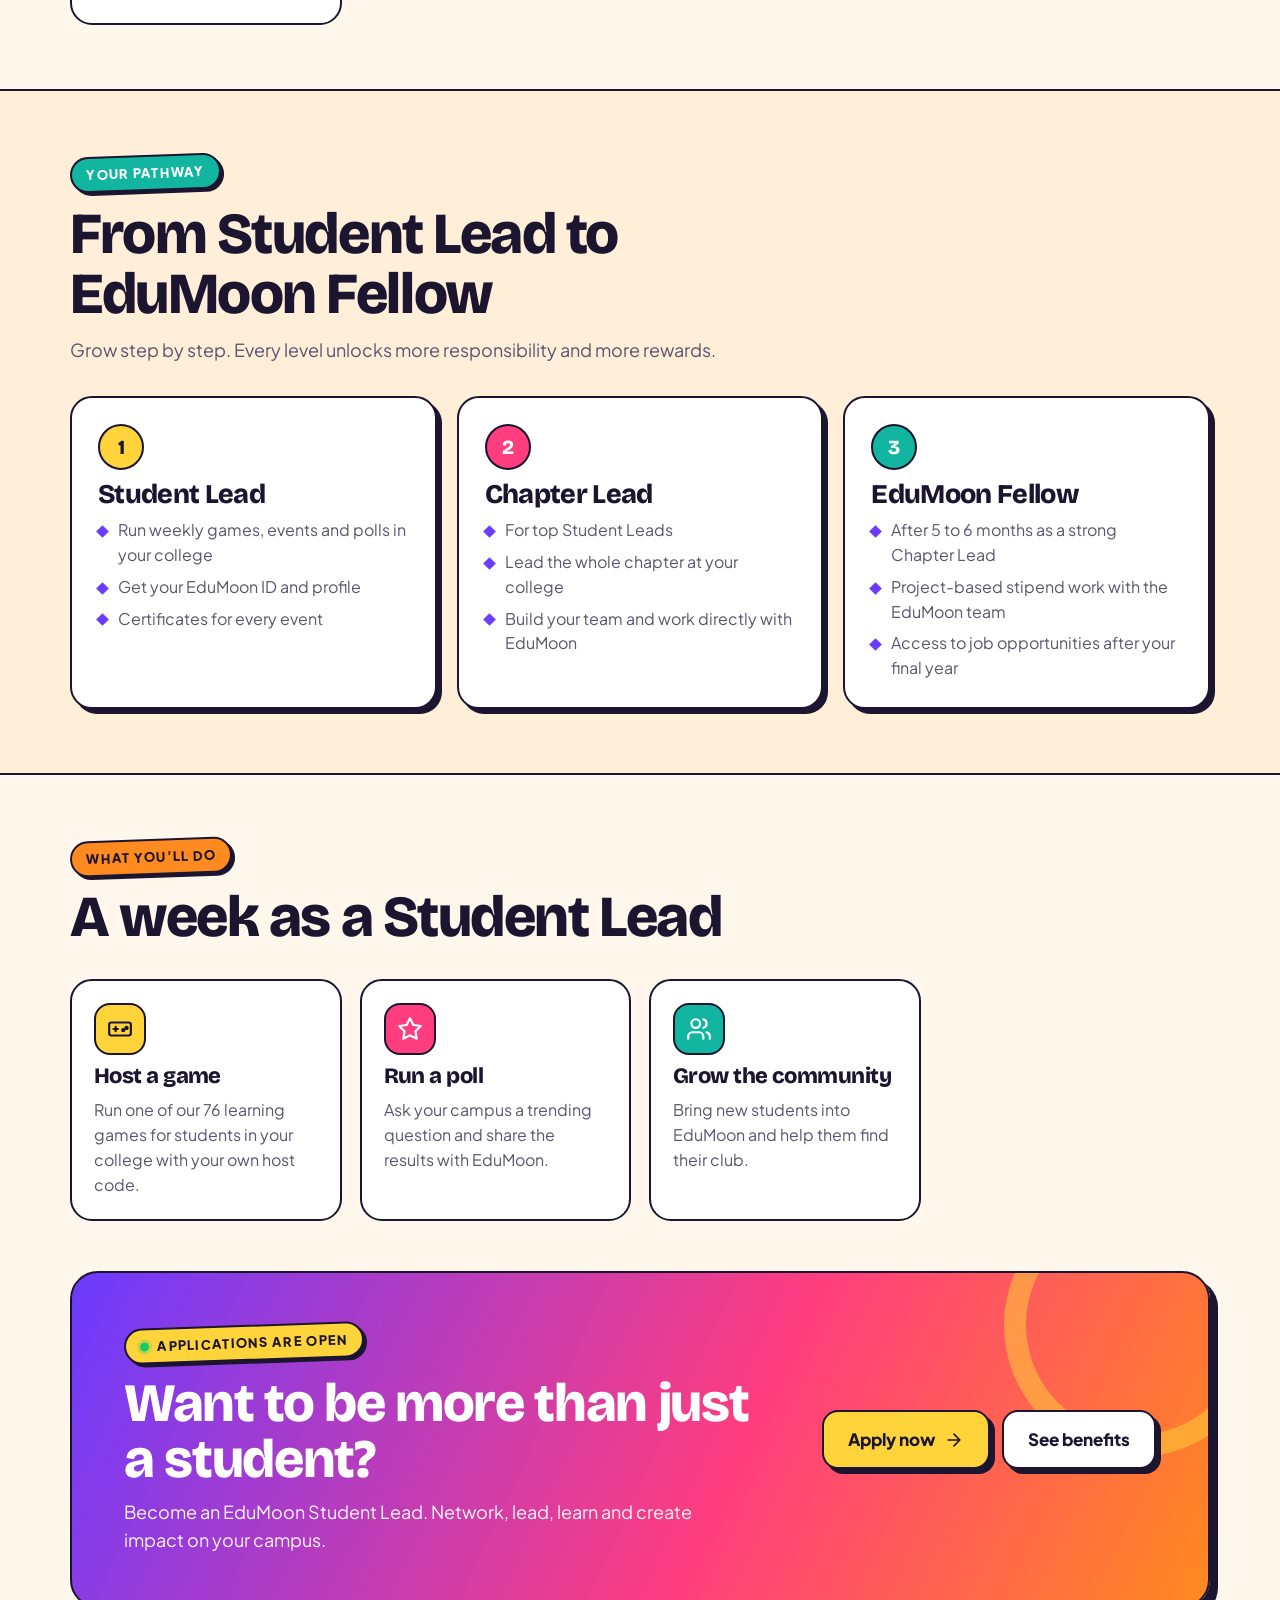
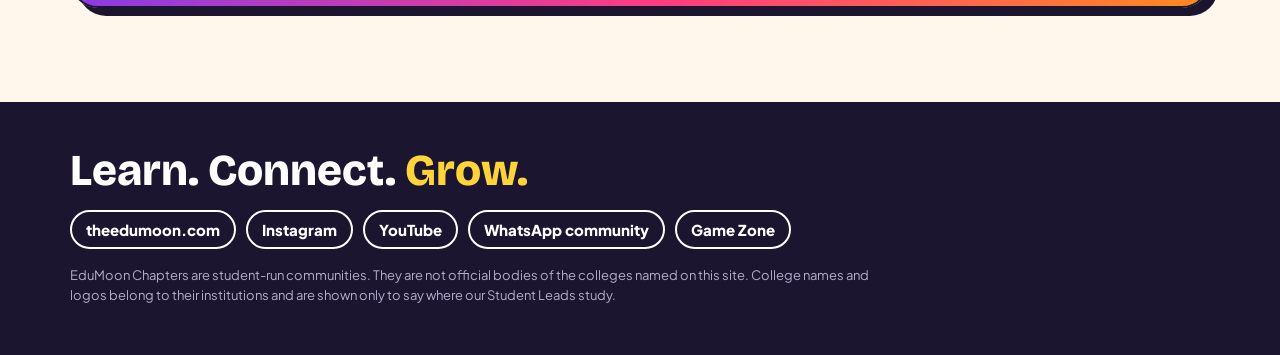
<file: lead.html>
<!doctype html>
<html lang="en">
<head>
<meta charset="utf-8">
<meta name="viewport" content="width=device-width, initial-scale=1, viewport-fit=cover">
<title>Become a Student Lead · EduMoon Chapters</title>
<meta name="description" content="Become an EduMoon Student Lead: lead your campus, build your network, earn certificates and grow from Student Lead to EduMoon Fellow.">
<meta property="og:title" content="Become a Student Lead · EduMoon Chapters">
<meta property="og:description" content="Become an EduMoon Student Lead: lead your campus, build your network, earn certificates and grow from Student Lead to EduMoon Fellow.">
<link rel="icon" href="icon.png">
<link rel="preconnect" href="https://fonts.googleapis.com">
<link rel="stylesheet" href="https://fonts.googleapis.com/css2?family=Bricolage+Grotesque:opsz,wght@12..96,700;12..96,800&family=Plus+Jakarta+Sans:wght@400;600;700;800&family=Caveat:wght@700&display=swap">
<link rel="stylesheet" href="assets/style.css">
</head>
<body data-page="lead">
<header class="top" id="top"></header>
<main id="main"></main>
<footer class="foot" id="foot"></footer>
<script src="assets/data.js"></script>
<script src="assets/app.js"></script>
</body>
</html>
</file>
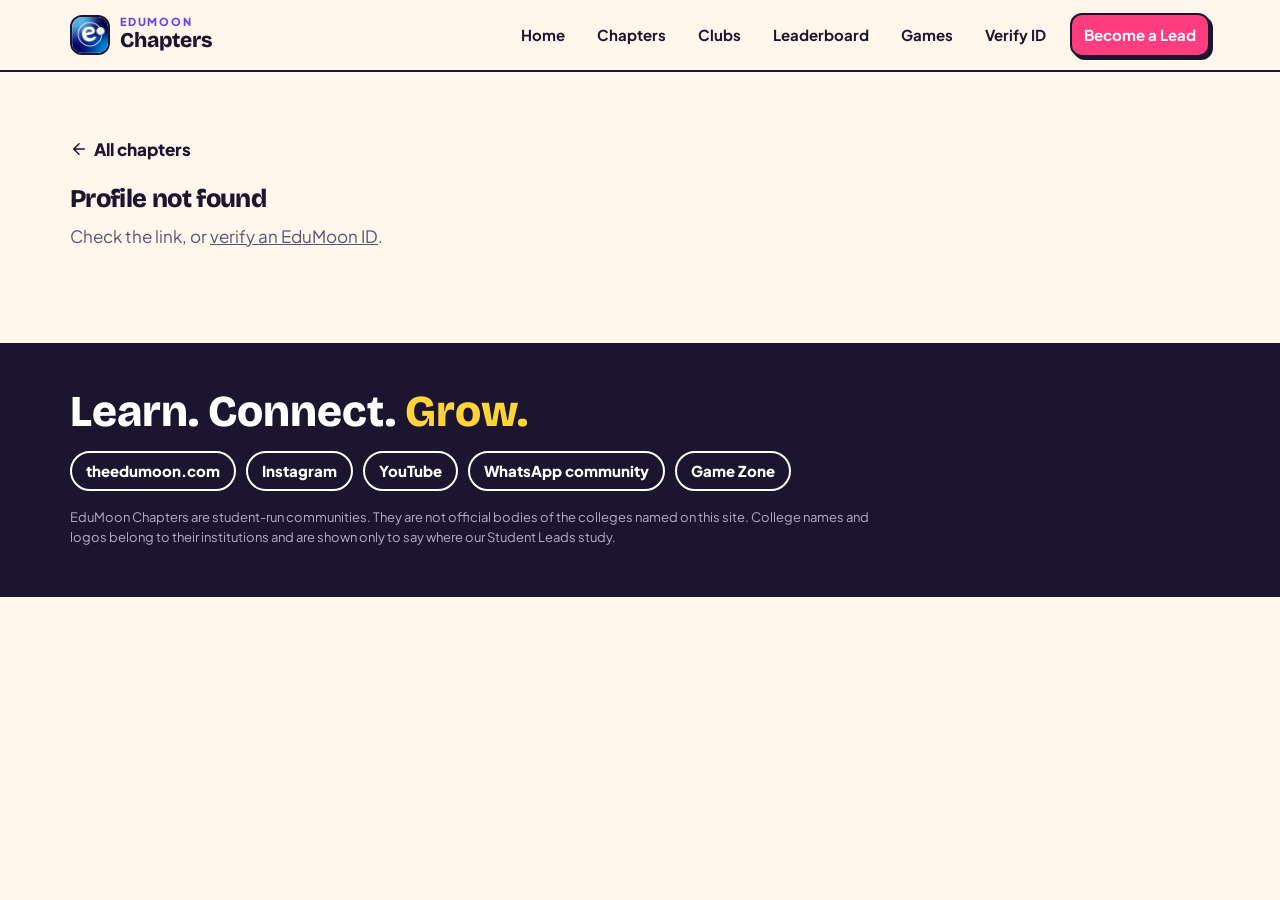
<file: profile.html>
<!doctype html>
<html lang="en">
<head>
<meta charset="utf-8">
<meta name="viewport" content="width=device-width, initial-scale=1, viewport-fit=cover">
<title>Student Lead · EduMoon Chapters</title>
<meta name="description" content="An EduMoon Student Lead profile: events, points and verified EduMoon ID.">
<meta property="og:title" content="Student Lead · EduMoon Chapters">
<meta property="og:description" content="An EduMoon Student Lead profile: events, points and verified EduMoon ID.">
<link rel="icon" href="icon.png">
<link rel="preconnect" href="https://fonts.googleapis.com">
<link rel="stylesheet" href="https://fonts.googleapis.com/css2?family=Bricolage+Grotesque:opsz,wght@12..96,700;12..96,800&family=Plus+Jakarta+Sans:wght@400;600;700;800&family=Caveat:wght@700&display=swap">
<link rel="stylesheet" href="assets/style.css">
</head>
<body data-page="profile">
<header class="top" id="top"></header>
<main id="main"></main>
<footer class="foot" id="foot"></footer>
<script src="assets/data.js"></script>
<script src="assets/app.js"></script>
</body>
</html>
</file>
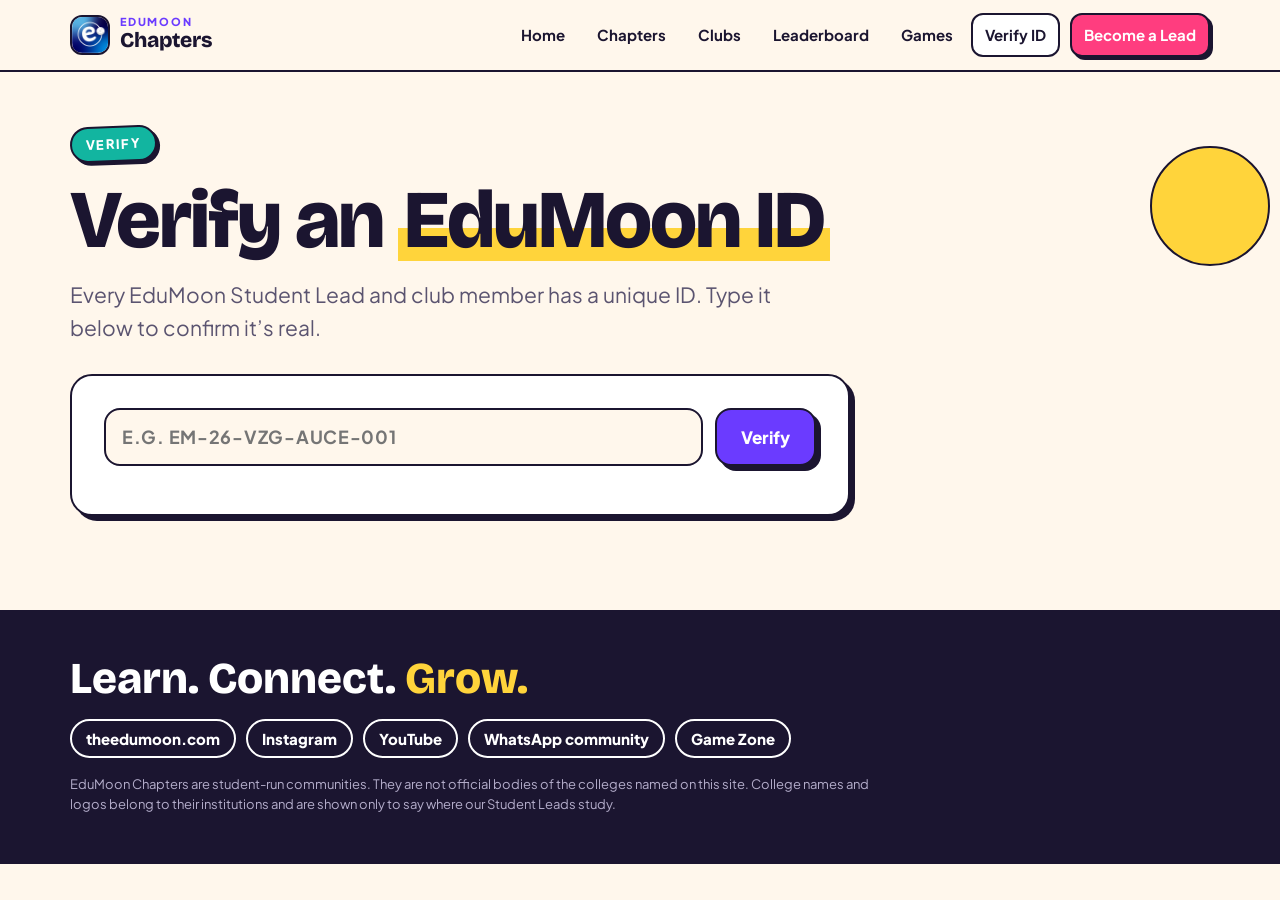
<file: verify.html>
<!doctype html>
<html lang="en">
<head>
<meta charset="utf-8">
<meta name="viewport" content="width=device-width, initial-scale=1, viewport-fit=cover">
<title>Verify an EduMoon ID · EduMoon Chapters</title>
<meta name="description" content="Check that an EduMoon Student Lead or club member ID is real.">
<meta property="og:title" content="Verify an EduMoon ID · EduMoon Chapters">
<meta property="og:description" content="Check that an EduMoon Student Lead or club member ID is real.">
<link rel="icon" href="icon.png">
<link rel="preconnect" href="https://fonts.googleapis.com">
<link rel="stylesheet" href="https://fonts.googleapis.com/css2?family=Bricolage+Grotesque:opsz,wght@12..96,700;12..96,800&family=Plus+Jakarta+Sans:wght@400;600;700;800&family=Caveat:wght@700&display=swap">
<link rel="stylesheet" href="assets/style.css">
</head>
<body data-page="verify">
<header class="top" id="top"></header>
<main id="main"></main>
<footer class="foot" id="foot"></footer>
<script src="assets/data.js"></script>
<script src="assets/app.js"></script>
</body>
</html>
</file>
<file: assets/style.css>
/* EduMoon Chapters · Bold campus energy.
   Cream paper, chunky ink outlines, bright campus colours, polaroid photos. */
:root {
  --paper: #FFF7EC; --paper2: #FFEFD9; --white: #FFFFFF; --ink: #1B1530; --soft: #5B5470;
  --purple: #6B3BFF; --pink: #FF3D7F; --orange: #FF8A1F; --yellow: #FFD43B; --teal: #12B5A0; --blue: #2F7BFF;
  --display: 'Bricolage Grotesque', 'Arial Black', sans-serif; --body: 'Plus Jakarta Sans', Arial, sans-serif; --hand: 'Caveat', 'Comic Sans MS', cursive;
  --r: 22px; --edge: 2.5px solid var(--ink); --pop: 5px 5px 0 var(--ink);
}
* { box-sizing: border-box; margin: 0; padding: 0; }
html { scroll-behavior: smooth; }
body { background: var(--paper); color: var(--ink); font-family: var(--body); font-size: 17px; line-height: 1.55; -webkit-font-smoothing: antialiased; overflow-x: hidden; }
img { max-width: 100%; display: block; }
a { color: inherit; }
h1, h2, h3, h4 { font-family: var(--display); line-height: 1.04; letter-spacing: -0.025em; font-weight: 800; }
.wrap { max-width: 1180px; margin: 0 auto; padding: 0 20px; }
.muted { color: var(--soft); }
.ic { width: 1em; height: 1em; flex: none; }
.mark { background: linear-gradient(transparent 58%, var(--yellow) 58%, var(--yellow) 92%, transparent 92%); padding: 0 .08em; }
.sticker { display: inline-flex; align-items: center; gap: 8px; width: fit-content; font-weight: 800; font-size: 13px; letter-spacing: .1em; text-transform: uppercase; background: var(--white); border: var(--edge); border-radius: 99px; padding: 6px 14px; box-shadow: 3px 3px 0 var(--ink); transform: rotate(-2deg); }
.sticker.y { background: var(--yellow); } .sticker.p { background: var(--pink); color: #fff; } .sticker.t { background: var(--teal); color: #fff; } .sticker.o { background: var(--orange); }
.sticker.live::before { content: ""; width: 9px; height: 9px; border-radius: 50%; background: #18C964; box-shadow: 0 0 0 3px rgba(24,201,100,.25); }

/* Header */
.top { position: sticky; top: 0; z-index: 30; background: rgba(255,247,236,.92); backdrop-filter: blur(10px); -webkit-backdrop-filter: blur(10px); border-bottom: var(--edge); }
.top .wrap { display: flex; align-items: center; justify-content: space-between; gap: 16px; height: 70px; }
.logo { display: flex; align-items: center; gap: 10px; text-decoration: none; }
.logo img { width: 40px; height: 40px; border-radius: 12px; border: var(--edge); }
.logo small { display: block; font-size: 11px; font-weight: 800; letter-spacing: .16em; text-transform: uppercase; color: var(--purple); line-height: 1; }
.logo b { font-family: var(--display); font-size: 21px; line-height: 1.1; font-weight: 800; }
.nav { display: flex; align-items: center; gap: 4px; }
.nav a { text-decoration: none; font-weight: 700; font-size: 15px; padding: 8px 12px; border-radius: 12px; border: 2.5px solid transparent; }
.nav a:hover { background: var(--paper2); }
.nav a[aria-current="page"] { border-color: var(--ink); background: var(--white); }
.nav a.cta { background: var(--pink); color: #fff; border-color: var(--ink); box-shadow: 3px 3px 0 var(--ink); margin-left: 6px; }
.nav a.cta:hover { transform: translate(-1px,-1px); box-shadow: 4px 4px 0 var(--ink); }
.menu-btn { display: none; background: var(--yellow); border: var(--edge); color: var(--ink); border-radius: 12px; width: 46px; height: 46px; cursor: pointer; box-shadow: 3px 3px 0 var(--ink); }
.menu-btn svg { width: 22px; height: 22px; }
@media (max-width: 880px) {
  .menu-btn { display: grid; place-items: center; }
  .nav { position: absolute; top: 70px; left: 0; right: 0; flex-direction: column; align-items: stretch; gap: 4px; padding: 12px 16px 18px; background: var(--paper); border-bottom: var(--edge); display: none; }
  .nav.open { display: flex; }
  .nav a { padding: 12px 14px; font-size: 17px; }
  .nav a.cta { margin: 6px 0 0; text-align: center; }
}

/* Buttons */
.btn { display: inline-flex; align-items: center; justify-content: center; gap: 8px; border-radius: 16px; padding: 14px 24px; font-weight: 800; font-size: 17px; text-decoration: none; background: var(--purple); color: #fff; border: var(--edge); cursor: pointer; font-family: inherit; min-height: 54px; box-shadow: var(--pop); transition: transform .12s, box-shadow .12s; }
.btn:hover { transform: translate(-2px,-2px); box-shadow: 7px 7px 0 var(--ink); }
.btn:active { transform: translate(3px,3px); box-shadow: 2px 2px 0 var(--ink); }
.btn.pink { background: var(--pink); } .btn.yellow { background: var(--yellow); color: var(--ink); }
.btn.ghost { background: var(--white); color: var(--ink); }
.btn .ic { width: 20px; height: 20px; }
:focus-visible { outline: 3px solid var(--blue); outline-offset: 3px; }

/* Sections */
section { padding: 64px 0; position: relative; }
.sec-head { display: flex; flex-direction: column; gap: 12px; margin-bottom: 32px; max-width: 780px; }
.sec-head h2 { font-size: clamp(34px, 5vw, 58px); }
.sec-head p { color: var(--soft); font-size: 18px; }
.sec-head.center { margin-left: auto; margin-right: auto; text-align: center; align-items: center; }
.tint { background: var(--paper2); border-top: var(--edge); border-bottom: var(--edge); }
.dark { background: var(--ink); color: #fff; }
.dark .sec-head p, .dark .muted { color: #CFC8E6; }

/* Hero */
.hero { padding: 54px 0 70px; overflow: hidden; }
.hero .wrap { display: grid; grid-template-columns: 1.05fr 1fr; gap: 36px; align-items: center; }
.hero h1 { font-size: clamp(44px, 7vw, 92px); margin: 18px 0 18px; }
.hero h1 .c1 { color: var(--purple); } .hero h1 .c2 { color: var(--pink); }
.hero p.lead { font-size: clamp(18px, 2.1vw, 21px); color: var(--soft); max-width: 560px; }
.hero p.lead b { color: var(--ink); }
.btns { display: flex; gap: 14px; flex-wrap: wrap; margin-top: 26px; }
.collage { position: relative; height: 540px; }
.pola { position: absolute; background: var(--white); border: var(--edge); padding: 10px 10px 40px; box-shadow: 6px 6px 0 var(--ink); border-radius: 6px; }
.pola img { width: 100%; height: 100%; object-fit: cover; border-radius: 3px; border: 1.5px solid var(--ink); }
.pola figcaption { position: absolute; left: 0; right: 0; bottom: 6px; text-align: center; font-family: var(--hand); font-size: 22px; font-weight: 700; line-height: 1.2; }
.pola::before { content: ""; position: absolute; width: 86px; height: 26px; top: -14px; left: 50%; margin-left: -43px; background: rgba(255,212,59,.85); border: 1.5px solid rgba(27,21,48,.25); transform: rotate(-4deg); }
.pola.a { width: 60%; height: 260px; left: 0; top: 14px; transform: rotate(-5deg); z-index: 1; }
.pola.b { width: 46%; height: 230px; right: 0; top: 60px; transform: rotate(4deg); z-index: 2; }
.pola.c { width: 56%; height: 210px; left: 21%; top: 300px; transform: rotate(-1.5deg); z-index: 3; }
.pola.b::before { background: rgba(255,61,127,.75); } .pola.c::before { background: rgba(18,181,160,.75); }
.shape { position: absolute; pointer-events: none; z-index: 0; }
.shape.s1 { width: 120px; height: 120px; border-radius: 50%; background: var(--yellow); border: var(--edge); top: -30px; right: 8%; }
.shape.s2 { width: 70px; height: 70px; background: var(--teal); border: var(--edge); border-radius: 18px; bottom: 40px; left: -20px; transform: rotate(18deg); }
.shape.s3 { width: 64px; height: 64px; color: var(--pink); top: 46%; right: -10px; }
@media (max-width: 920px) {
  .hero .wrap { grid-template-columns: 1fr; }
  .collage { height: 470px; max-width: 560px; width: 100%; margin: 10px auto 0; }
  .pola.a { height: 220px; } .pola.b { height: 200px; top: 50px; } .pola.c { height: 170px; top: 260px; }
}
@media (max-width: 520px) {
  .collage { height: 330px; }
  .pola { padding: 7px 7px 32px; } .pola figcaption { font-size: 18px; }
  .pola.a { width: 62%; height: 150px; } .pola.b { width: 50%; height: 140px; top: 34px; } .pola.c { width: 62%; height: 125px; left: 19%; top: 175px; }
  .shape.s1 { width: 80px; height: 80px; }
}

/* Ticker */
.tick-wrap { overflow: hidden; padding: 14px 0; }
.ticker { background: var(--purple); color: #fff; border-top: var(--edge); border-bottom: var(--edge); overflow: hidden; transform: rotate(-1.2deg); margin: 0 -20px; }
.ticker .row { display: flex; width: max-content; animation: slide 28s linear infinite; }
.ticker span { font-family: var(--display); font-weight: 800; font-size: clamp(22px, 3vw, 34px); padding: 12px 22px; white-space: nowrap; display: flex; align-items: center; gap: 44px; }
.ticker span::after { content: ""; width: 16px; height: 16px; background: var(--yellow); border: 2px solid var(--ink); transform: rotate(45deg); }
@keyframes slide { to { transform: translateX(-50%); } }
@media (prefers-reduced-motion: reduce) { .ticker .row { animation: none; } html { scroll-behavior: auto; } }

/* Stats */
.stats { display: grid; grid-template-columns: repeat(4, 1fr); gap: 18px; }
.stat { border: var(--edge); border-radius: var(--r); padding: 22px; box-shadow: var(--pop); }
.stat b { display: block; font-family: var(--display); font-weight: 800; font-size: clamp(36px, 5vw, 58px); line-height: 1; }
.stat span { font-weight: 800; font-size: 16px; }
.stat:nth-child(1) { background: var(--yellow); transform: rotate(-1.5deg); }
.stat:nth-child(2) { background: var(--pink); color: #fff; transform: rotate(1deg); }
.stat:nth-child(3) { background: var(--teal); color: #fff; transform: rotate(-.8deg); }
.stat:nth-child(4) { background: var(--purple); color: #fff; transform: rotate(1.4deg); }
@media (max-width: 760px) { .stats { grid-template-columns: 1fr 1fr; gap: 14px; } .stat { padding: 18px; } }

/* Trust strip */
.trust { display: grid; grid-template-columns: repeat(3, 1fr); gap: 18px; margin-top: 46px; }
.trust-card { background: var(--white); border: var(--edge); border-radius: var(--r); padding: 20px 22px; display: flex; flex-direction: column; gap: 10px; }
.trust-card h3 { font-size: 15px; font-family: var(--body); font-weight: 800; letter-spacing: .12em; text-transform: uppercase; color: var(--purple); }
.trust-card .names { display: flex; flex-wrap: wrap; gap: 8px 10px; }
.trust-card .names span { font-family: var(--display); font-weight: 800; font-size: 19px; background: var(--paper2); border: 2px solid var(--ink); border-radius: 10px; padding: 3px 10px; }
@media (max-width: 860px) { .trust { grid-template-columns: 1fr; } }

/* Logo strip */
.logos { display: grid; grid-template-columns: repeat(auto-fit, minmax(120px, 1fr)); gap: 18px; }
.logo-tile { display: flex; flex-direction: column; align-items: center; gap: 12px; text-decoration: none; text-align: center; }
.logo-tile img { width: 100%; max-width: 150px; aspect-ratio: 1; border-radius: 24px; background: #fff; border: var(--edge); box-shadow: 4px 4px 0 var(--ink); transition: transform .15s; }
.logo-tile:nth-child(odd) img { transform: rotate(-2deg); } .logo-tile:nth-child(even) img { transform: rotate(2deg); }
.logo-tile:hover img { transform: rotate(0) translateY(-4px); }
.logo-tile span { font-size: 14px; font-weight: 800; line-height: 1.3; }

/* Highlights (events) */
.events { display: grid; gap: 24px; grid-template-columns: repeat(auto-fill, minmax(min(100%, 330px), 1fr)); }
.event { background: var(--white); border: var(--edge); border-radius: var(--r); overflow: hidden; box-shadow: var(--pop); display: flex; flex-direction: column; transition: transform .15s; }
.event:hover { transform: translateY(-4px) rotate(-.5deg); }
.event .ph { aspect-ratio: 16/10; border-bottom: var(--edge); position: relative; }
.event .ph img { width: 100%; height: 100%; object-fit: cover; }
.event .ph .sticker { position: absolute; left: 14px; top: 14px; font-size: 12px; }
.event .body { padding: 18px 20px 22px; display: flex; flex-direction: column; gap: 8px; }
.event .when { font-weight: 800; font-size: 14px; color: var(--purple); }
.event h3 { font-size: 25px; }
.event p { color: var(--soft); font-size: 16px; }
.event:nth-child(5n+2) .ph .sticker { background: var(--pink); color: #fff; }
.event:nth-child(5n+3) .ph .sticker { background: var(--teal); color: #fff; }
.event:nth-child(5n+4) .ph .sticker { background: var(--orange); }
.event:nth-child(5n) .ph .sticker { background: var(--white); }
.more { margin-top: 30px; display: flex; align-items: center; justify-content: space-between; gap: 18px; flex-wrap: wrap; background: var(--yellow); border: var(--edge); border-radius: var(--r); padding: 20px 24px; box-shadow: var(--pop); }
.more p { font-family: var(--display); font-weight: 800; font-size: clamp(20px, 2.6vw, 26px); line-height: 1.2; }

/* Moments gallery */
.moments { columns: 4 230px; column-gap: 18px; }
.moment { break-inside: avoid; margin: 0 0 22px; display: block; width: 100%; background: var(--white); border: var(--edge); padding: 9px 9px 0; border-radius: 6px; box-shadow: 4px 4px 0 var(--ink); cursor: zoom-in; font: inherit; color: inherit; text-align: center; transition: transform .15s; }
.moment:nth-child(3n+1) { transform: rotate(-1.6deg); } .moment:nth-child(3n+2) { transform: rotate(1.2deg); } .moment:nth-child(3n) { transform: rotate(-.4deg); }
.moment:hover { transform: rotate(0) scale(1.02); }
.moment img { width: 100%; border-radius: 3px; border: 1.5px solid var(--ink); }
.moment span { display: block; font-family: var(--hand); font-size: 21px; font-weight: 700; padding: 6px 4px 8px; line-height: 1.15; }
.lightbox { border: var(--edge); border-radius: 14px; padding: 12px; background: var(--white); max-width: min(94vw, 1000px); margin: auto; box-shadow: 8px 8px 0 var(--ink); }
.lightbox::backdrop { background: rgba(27,21,48,.78); }
.lightbox img { max-height: 76vh; width: auto; max-width: 100%; margin: 0 auto; border-radius: 6px; }
.lightbox p { font-family: var(--hand); font-size: 26px; font-weight: 700; text-align: center; margin-top: 6px; }
.lightbox .close { position: absolute; right: 10px; top: 10px; width: 44px; height: 44px; border-radius: 50%; border: var(--edge); background: var(--yellow); cursor: pointer; display: grid; place-items: center; }
.lightbox .close svg { width: 22px; height: 22px; }

/* Chapter cards */
.city { margin-top: 28px; }
.city h3 { font-size: 26px; display: flex; align-items: center; gap: 10px; margin-bottom: 16px; }
.city h3 .ic { color: var(--pink); }
.city h3 small { font-family: var(--body); font-size: 14px; color: var(--soft); font-weight: 800; }
.chapters { display: grid; gap: 20px; grid-template-columns: repeat(auto-fill, minmax(min(100%, 340px), 1fr)); }
.chapter { display: flex; align-items: center; gap: 16px; padding: 18px; background: var(--white); border: var(--edge); border-radius: var(--r); text-decoration: none; box-shadow: var(--pop); transition: transform .12s, box-shadow .12s; }
.chapter:hover { transform: translate(-2px,-2px); box-shadow: 7px 7px 0 var(--ink); }
.chapter img { width: 78px; height: 78px; border-radius: 18px; background: #fff; border: 2px solid var(--ink); flex: none; }
.chapter .info { flex: 1; min-width: 0; }
.chapter .code { font-size: 12px; font-weight: 800; letter-spacing: .1em; color: var(--pink); }
.chapter h4 { font-size: 20px; line-height: 1.15; margin: 3px 0 9px; }
.faces { display: flex; align-items: center; }
.faces .av { border: 2px solid var(--ink); margin-left: -8px; }
.faces .av:first-child { margin-left: 0; }
.faces span.count { margin-left: 10px; font-size: 14px; font-weight: 800; color: var(--soft); }

/* Avatars */
.av { border-radius: 50%; overflow: hidden; display: grid; place-items: center; font-weight: 800; color: var(--ink); background: var(--yellow); flex: none; font-family: var(--display); }
.av img { width: 100%; height: 100%; object-fit: cover; }

/* Clubs */
.clubs { display: grid; grid-template-columns: repeat(4, 1fr); gap: 18px; }
.club { border: var(--edge); border-radius: var(--r); padding: 22px; box-shadow: var(--pop); display: flex; flex-direction: column; gap: 10px; }
.club .ic { width: 40px; height: 40px; }
.club h3 { font-size: 26px; }
.club p { font-size: 16px; }
.club:nth-child(1) { background: var(--purple); color: #fff; } .club:nth-child(2) { background: var(--yellow); }
.club:nth-child(3) { background: var(--teal); color: #fff; } .club:nth-child(4) { background: var(--pink); color: #fff; }
@media (max-width: 960px) { .clubs { grid-template-columns: 1fr 1fr; } }
@media (max-width: 520px) { .clubs { grid-template-columns: 1fr; } }

/* Games + video */
.video { display: grid; grid-template-columns: 1.15fr 1fr; gap: 36px; align-items: center; }
.video-frame { aspect-ratio: 16/9; border-radius: var(--r); overflow: hidden; border: var(--edge); box-shadow: 8px 8px 0 var(--yellow), 8px 8px 0 2.5px var(--ink); background: linear-gradient(135deg, var(--purple), var(--pink) 60%, var(--orange)); display: grid; place-items: center; text-align: center; padding: 20px; color: #fff; }
.video-frame iframe { width: 100%; height: 100%; border: 0; }
.video-frame .soon { display: flex; flex-direction: column; align-items: center; gap: 10px; }
.video-frame .soon b { font-family: var(--display); font-size: 26px; }
.play { width: 78px; height: 78px; border-radius: 50%; background: var(--yellow); color: var(--ink); border: var(--edge); display: grid; place-items: center; }
.play svg { width: 30px; height: 30px; margin-left: 4px; }
.points { list-style: none; display: flex; flex-direction: column; gap: 14px; margin: 20px 0 26px; }
.points li { display: flex; gap: 12px; align-items: flex-start; font-size: 17px; }
.points .dot { width: 34px; height: 34px; border-radius: 10px; border: 2px solid var(--ink); display: grid; place-items: center; flex: none; background: var(--yellow); color: var(--ink); }
.points li:nth-child(2) .dot { background: var(--pink); color: #fff; } .points li:nth-child(3) .dot { background: var(--teal); color: #fff; }
.points .dot .ic { width: 18px; height: 18px; }
.video h2 { font-size: clamp(32px, 4.4vw, 50px); margin-top: 14px; }
@media (max-width: 880px) { .video { grid-template-columns: 1fr; } }

/* Benefits */
.benefits { display: grid; gap: 18px; grid-template-columns: repeat(auto-fill, minmax(min(100%, 260px), 1fr)); }
.benefit { background: var(--white); border: var(--edge); border-radius: var(--r); padding: 22px; display: flex; flex-direction: column; gap: 10px; }
.benefit .bi { width: 52px; height: 52px; border-radius: 16px; border: 2px solid var(--ink); display: grid; place-items: center; background: var(--yellow); }
.benefit .bi .ic { width: 26px; height: 26px; }
.benefit:nth-child(4n+2) .bi { background: var(--pink); color: #fff; } .benefit:nth-child(4n+3) .bi { background: var(--teal); color: #fff; } .benefit:nth-child(4n) .bi { background: var(--purple); color: #fff; }
.benefit h3 { font-size: 22px; }
.benefit p { color: var(--soft); font-size: 16px; }
.dark .benefit { color: var(--ink); }

/* Pathway */
.path { display: grid; grid-template-columns: repeat(3, 1fr); gap: 20px; }
.step { position: relative; border: var(--edge); border-radius: var(--r); padding: 26px; display: flex; flex-direction: column; gap: 10px; box-shadow: var(--pop); background: var(--white); }
.step .num { font-family: var(--display); font-weight: 800; font-size: 20px; width: 46px; height: 46px; border-radius: 50%; display: grid; place-items: center; background: var(--yellow); border: var(--edge); }
.step:nth-child(2) .num { background: var(--pink); color: #fff; } .step:nth-child(3) .num { background: var(--teal); color: #fff; }
.step h3 { font-size: 27px; }
.step ul { list-style: none; display: flex; flex-direction: column; gap: 7px; color: var(--soft); font-size: 16px; }
.step li { padding-left: 20px; position: relative; }
.step li::before { content: ""; position: absolute; left: 0; top: .55em; width: 9px; height: 9px; background: var(--purple); transform: rotate(45deg); }
@media (max-width: 880px) { .path { grid-template-columns: 1fr; } }

/* Apply band */
.band { border: var(--edge); border-radius: 28px; padding: clamp(28px, 4.5vw, 52px); background: linear-gradient(115deg, var(--purple) 0%, var(--pink) 58%, var(--orange) 100%); color: #fff; display: flex; align-items: center; justify-content: space-between; gap: 24px; flex-wrap: wrap; box-shadow: 8px 8px 0 var(--ink); position: relative; overflow: hidden; }
.band::after { content: ""; position: absolute; width: 220px; height: 220px; border-radius: 50%; border: 22px solid rgba(255,212,59,.5); right: -60px; top: -80px; pointer-events: none; }
.band > * { position: relative; z-index: 1; }
.band h2 { font-size: clamp(32px, 4.6vw, 54px); max-width: 640px; margin-top: 14px; }
.band p { color: rgba(255,255,255,.94); margin-top: 10px; max-width: 600px; font-size: 18px; }
.band .sticker { color: var(--ink); }
.band .actions { display: flex; gap: 12px; flex-wrap: wrap; }

/* About */
.about { display: grid; grid-template-columns: 1fr 1.1fr; gap: 40px; align-items: start; }
.about .story p { font-size: 18px; color: var(--soft); margin-top: 14px; }
.about .story p b { color: var(--ink); }
.timeline { list-style: none; display: flex; flex-direction: column; gap: 16px; }
.timeline li { display: grid; grid-template-columns: 92px 1fr; gap: 16px; align-items: start; background: var(--white); border: var(--edge); border-radius: 18px; padding: 16px 18px; }
.timeline .yr { font-family: var(--display); font-weight: 800; font-size: 26px; line-height: 1; background: var(--yellow); border: 2px solid var(--ink); border-radius: 12px; padding: 8px 0; text-align: center; }
.timeline li:nth-child(2) .yr { background: var(--pink); color: #fff; } .timeline li:nth-child(3) .yr { background: var(--teal); color: #fff; }
.timeline h3 { font-size: 21px; } .timeline p { color: var(--soft); font-size: 16px; margin-top: 4px; }
@media (max-width: 880px) { .about { grid-template-columns: 1fr; } }
@media (max-width: 420px) { .timeline li { grid-template-columns: 70px 1fr; gap: 12px; } .timeline .yr { font-size: 20px; } }

/* Verify */
.verify { background: var(--white); border: var(--edge); border-radius: var(--r); padding: clamp(20px, 3vw, 32px); display: flex; flex-direction: column; gap: 16px; max-width: 780px; box-shadow: var(--pop); }
.verify form { display: flex; gap: 12px; flex-wrap: wrap; }
.verify input { flex: 1 1 260px; min-width: 0; background: var(--paper); border: var(--edge); border-radius: 16px; color: var(--ink); font: inherit; font-weight: 700; font-size: 18px; padding: 13px 16px; text-transform: uppercase; letter-spacing: .04em; min-height: 54px; }
.verify input:focus { outline: 0; border-color: var(--purple); box-shadow: 0 0 0 4px rgba(107,59,255,.2); }
.result { border-radius: 18px; padding: 18px; display: flex; gap: 16px; align-items: center; border: var(--edge); }
.result.ok { background: #E3FAF0; } .result.no { background: #FFE6EE; }
.result .ic { width: 28px; height: 28px; }
.result .av { border: 2px solid var(--ink); }
.tick { display: inline-flex; align-items: center; gap: 6px; color: #0B8A5C; font-weight: 800; font-size: 14px; letter-spacing: .05em; text-transform: uppercase; }
.tick .ic { width: 18px; height: 18px; }

/* Chapter page */
.chero { display: flex; align-items: center; gap: 24px; flex-wrap: wrap; }
.chero img { width: 120px; height: 120px; border-radius: 28px; background: #fff; border: var(--edge); box-shadow: var(--pop); transform: rotate(-3deg); }
.chero h1 { font-size: clamp(34px, 5.4vw, 62px); margin-top: 10px; }
.chips { display: flex; gap: 8px; flex-wrap: wrap; margin-top: 14px; }
.chip { background: var(--white); border: 2px solid var(--ink); border-radius: 99px; padding: 5px 13px; font-size: 14px; font-weight: 800; }
.back { font-weight: 800; text-decoration: none; display: inline-flex; align-items: center; gap: 6px; margin-bottom: 24px; }
.back .ic { width: 18px; height: 18px; }
.back:hover { color: var(--purple); }
.leads { display: grid; gap: 22px; grid-template-columns: repeat(auto-fill, minmax(min(100%, 250px), 1fr)); }
.lead-card { background: var(--white); border: var(--edge); border-radius: var(--r); padding: 24px 20px; display: flex; flex-direction: column; align-items: center; text-align: center; gap: 8px; box-shadow: var(--pop); }
.lead-card .av { border: var(--edge); box-shadow: 0 0 0 6px var(--yellow), 0 0 0 8.5px var(--ink); margin: 6px 0 12px; }
.lead-card:nth-child(3n+2) .av { box-shadow: 0 0 0 6px var(--pink), 0 0 0 8.5px var(--ink); }
.lead-card:nth-child(3n) .av { box-shadow: 0 0 0 6px var(--teal), 0 0 0 8.5px var(--ink); }
.lead-card h3 { font-size: 22px; }
.role { font-size: 12px; font-weight: 800; letter-spacing: .1em; text-transform: uppercase; background: var(--purple); color: #fff; border-radius: 99px; padding: 4px 11px; }
.feat { font-size: 14px; font-weight: 800; background: var(--yellow); border: 2px solid var(--ink); border-radius: 10px; padding: 5px 10px; display: inline-flex; gap: 6px; align-items: center; }
.feat .ic { width: 16px; height: 16px; }
.idtag { margin-top: 6px; font-family: 'JetBrains Mono', 'Courier New', monospace; font-weight: 700; font-size: 14px; background: var(--paper); border: 2px dashed var(--ink); border-radius: 10px; padding: 6px 10px; text-decoration: none; }
.idtag:hover { background: var(--yellow); }

/* Page heads (inner pages) */
.phead { padding: 54px 0 20px; overflow: hidden; }
.phead h1 { font-size: clamp(40px, 6.4vw, 82px); margin-top: 16px; max-width: 980px; }
.phead p.lead { font-size: clamp(18px, 2.1vw, 21px); color: var(--soft); max-width: 720px; margin-top: 16px; }
.phead .shape.s1 { top: 20px; right: -40px; } .phead .shape.s2 { left: auto; right: 12%; bottom: -10px; }

/* Footer */
.foot { background: var(--ink); color: #CFC8E6; padding: 44px 0 50px; margin-top: 30px; font-size: 15px; border-top: var(--edge); }
.foot .wrap { display: flex; flex-direction: column; gap: 16px; }
.foot .brand { font-family: var(--display); font-weight: 800; font-size: clamp(30px, 4vw, 44px); color: #fff; line-height: 1.05; }
.foot .brand span { color: var(--yellow); }
.foot-links { display: flex; gap: 10px; flex-wrap: wrap; }
.foot-links a { color: #fff; font-weight: 800; text-decoration: none; border: 2px solid #fff; border-radius: 99px; padding: 6px 14px; }
.foot-links a:hover { background: var(--yellow); color: var(--ink); border-color: var(--yellow); }
.foot small { font-size: 13px; opacity: .85; max-width: 820px; }

/* ---- v3 additions ---- */
/* Trust logos */
.trust-card .brands { display: flex; flex-wrap: wrap; gap: 12px; }
.blogo { background: #fff; border: 2px solid var(--ink); border-radius: 14px; height: 74px; padding: 8px 12px; display: grid; place-items: center; flex: 1 1 96px; max-width: 170px; }
.blogo img { max-height: 56px; width: auto; max-width: 100%; object-fit: contain; }
.tie { display: flex; align-items: center; gap: 8px; font-weight: 800; font-size: 14px; }
.tie .ic { width: 18px; height: 18px; color: var(--orange); }

/* Press */
.press { display: grid; gap: 22px; grid-template-columns: repeat(auto-fill, minmax(min(100%, 300px), 1fr)); }
.press-card { background: var(--white); border: var(--edge); border-radius: var(--r); padding: 22px; box-shadow: var(--pop); text-decoration: none; display: flex; flex-direction: column; gap: 10px; transition: transform .12s, box-shadow .12s; }
.press-card:hover { transform: translate(-2px,-2px) rotate(-.4deg); box-shadow: 7px 7px 0 var(--ink); }
.plogo { height: 64px; display: flex; align-items: center; border-bottom: 2px dashed rgba(27,21,48,.25); padding-bottom: 12px; }
.plogo img { max-height: 52px; max-width: 220px; object-fit: contain; }
.pyear { font-size: 13px; font-weight: 800; letter-spacing: .08em; text-transform: uppercase; color: var(--pink); }
.press-card h3 { font-size: 22px; line-height: 1.15; flex: 1; }
.read { font-weight: 800; display: inline-flex; align-items: center; gap: 6px; color: var(--purple); }
.read .ic { width: 18px; height: 18px; }

/* More colleges */
.sub-head { font-size: 22px; margin: 36px 0 18px; }
.logos.small { grid-template-columns: repeat(auto-fit, minmax(96px, 1fr)); gap: 14px; }
.logos.small .logo-tile img { max-width: 110px; border-radius: 20px; box-shadow: 3px 3px 0 var(--ink); }
.logos.small .logo-tile span { font-size: 13px; }

/* Upcoming */
.upcoming { display: grid; gap: 18px; grid-template-columns: repeat(auto-fill, minmax(min(100%, 280px), 1fr)); }
.up { background: var(--white); border: var(--edge); border-radius: var(--r); padding: 20px; display: flex; flex-direction: column; gap: 6px; border-left-width: 10px; }
.up:nth-child(3n+1) { border-left-color: var(--purple); } .up:nth-child(3n+2) { border-left-color: var(--pink); } .up:nth-child(3n) { border-left-color: var(--teal); }
.up .when { display: inline-flex; align-items: center; gap: 6px; font-weight: 800; font-size: 14px; color: var(--purple); }
.up .when .ic { width: 18px; height: 18px; }
.up h3 { font-size: 23px; }
.up .where { font-weight: 700; font-size: 14px; color: var(--soft); }
.up p:last-child { color: var(--soft); font-size: 16px; }

/* Clubs (5 tiles) */
.clubs { grid-template-columns: repeat(5, 1fr); }
a.club { text-decoration: none; transition: transform .12s, box-shadow .12s; }
a.club:hover { transform: translate(-2px,-2px); box-shadow: 7px 7px 0 var(--ink); }
.club:nth-child(5) { background: var(--orange); color: var(--ink); }
.club .seats { margin-top: auto; font-weight: 800; font-size: 13px; background: rgba(255,255,255,.92); color: var(--ink); border: 2px solid var(--ink); border-radius: 99px; padding: 4px 10px; width: fit-content; }
@media (max-width: 1080px) { .clubs { grid-template-columns: repeat(3, 1fr); } }
@media (max-width: 760px) { .clubs { grid-template-columns: 1fr 1fr; } }
@media (max-width: 460px) { .clubs { grid-template-columns: 1fr; } }

/* Hall of fame */
.fame { display: grid; gap: 24px; grid-template-columns: repeat(auto-fill, minmax(min(100%, 460px), 1fr)); }
.fame-card { display: grid; grid-template-columns: 0.9fr 1.1fr; background: var(--white); border: var(--edge); border-radius: var(--r); overflow: hidden; box-shadow: var(--pop); }
.fame-card img { width: 100%; height: 100%; min-height: 240px; object-fit: cover; border-right: var(--edge); }
.fbody { padding: 20px; display: flex; flex-direction: column; gap: 10px; }
.fbody .sticker .ic { width: 15px; height: 15px; }
.fbody h3 { font-size: 24px; }
.fbody ul { list-style: none; display: flex; flex-direction: column; gap: 6px; font-weight: 700; font-size: 15px; }
.fbody li { padding-left: 18px; position: relative; }
.fbody li::before { content: ""; position: absolute; left: 0; top: .5em; width: 9px; height: 9px; background: var(--yellow); border: 1.5px solid var(--ink); transform: rotate(45deg); }
@media (max-width: 520px) { .fame-card { grid-template-columns: 1fr; } .fame-card img { border-right: 0; border-bottom: var(--edge); min-height: 0; aspect-ratio: 4/3; } }

/* Bring + app */
.duo { display: grid; grid-template-columns: 1fr 1fr; gap: 22px; margin-top: 28px; }
.duo-card { border: var(--edge); border-radius: var(--r); padding: clamp(22px, 3.4vw, 34px); box-shadow: var(--pop); display: flex; flex-direction: column; gap: 12px; align-items: flex-start; }
.duo-card h2 { font-size: clamp(28px, 3.4vw, 38px); }
.duo-card p { font-size: 17px; }
.duo-card .btn { margin-top: 6px; }
.duo-card.bring { background: var(--yellow); }
.duo-card.app { background: var(--teal); color: #fff; }
.duo-card.app .sticker { color: var(--ink); }
@media (max-width: 820px) { .duo { grid-template-columns: 1fr; } }

/* Partners */
.partners { display: flex; flex-wrap: wrap; gap: 10px; }
.partners span { font-family: var(--display); font-weight: 800; font-size: 18px; background: var(--white); border: 2px solid var(--ink); border-radius: 12px; padding: 6px 14px; box-shadow: 3px 3px 0 var(--ink); }

/* FAQ */
.faq { display: flex; flex-direction: column; gap: 12px; max-width: 860px; }
.faq details { background: var(--white); border: var(--edge); border-radius: 18px; }
.faq summary { list-style: none; cursor: pointer; padding: 18px 20px; font-weight: 800; font-size: 18px; display: flex; justify-content: space-between; align-items: center; gap: 14px; }
.faq summary::-webkit-details-marker { display: none; }
.faq .pm { width: 30px; height: 30px; border-radius: 50%; border: 2px solid var(--ink); background: var(--yellow); flex: none; position: relative; }
.faq .pm::before, .faq .pm::after { content: ""; position: absolute; left: 50%; top: 50%; width: 12px; height: 2.5px; background: var(--ink); transform: translate(-50%,-50%); }
.faq .pm::after { transform: translate(-50%,-50%) rotate(90deg); transition: transform .15s; }
.faq details[open] .pm::after { transform: translate(-50%,-50%) rotate(0); }
.faq details[open] summary { border-bottom: 2px dashed rgba(27,21,48,.2); }
.faq details p { padding: 14px 20px 18px; color: var(--soft); }

/* Verify: past year */
.result.past { background: #FFF4D6; }
.result.past .tick { color: #9A5B00; }

/* Clubs page */
.ways { display: grid; grid-template-columns: 1fr 1fr; gap: 22px; }
.way { background: var(--white); border: var(--edge); border-radius: var(--r); padding: clamp(22px, 3.4vw, 34px); box-shadow: var(--pop); display: flex; flex-direction: column; gap: 14px; align-items: flex-start; }
.way.hot { background: var(--purple); color: #fff; }
.way.hot .sticker { color: var(--ink); }
.way h2 { font-size: clamp(28px, 3.4vw, 38px); }
.way ul { list-style: none; display: flex; flex-direction: column; gap: 8px; font-size: 17px; }
.way li { padding-left: 22px; position: relative; }
.way li::before { content: ""; position: absolute; left: 0; top: .5em; width: 10px; height: 10px; background: var(--yellow); border: 1.5px solid var(--ink); transform: rotate(45deg); }
.stay { font-family: var(--hand); font-size: 26px; font-weight: 700; color: var(--yellow); }
@media (max-width: 820px) { .ways { grid-template-columns: 1fr; } }
.club-list { display: grid; gap: 22px; grid-template-columns: repeat(auto-fill, minmax(min(100%, 340px), 1fr)); }
.club-card { background: var(--white); border: var(--edge); border-radius: var(--r); padding: 22px; box-shadow: var(--pop); display: flex; flex-direction: column; gap: 14px; scroll-margin-top: 90px; }
.chead { display: flex; gap: 14px; align-items: flex-start; }
.chead > div { flex: 1; min-width: 0; }
.cic { width: 54px; height: 54px; border-radius: 16px; border: 2px solid var(--ink); display: grid; place-items: center; flex: none; background: var(--purple); color: #fff; }
.cic .ic { width: 28px; height: 28px; }
.club-card:nth-child(2) .cic { background: var(--yellow); color: var(--ink); } .club-card:nth-child(3) .cic { background: var(--teal); }
.club-card:nth-child(4) .cic { background: var(--pink); } .club-card:nth-child(5) .cic { background: var(--orange); color: var(--ink); }
.chead h3 { font-size: 27px; }
.focus { font-weight: 700; color: var(--soft); font-size: 16px; line-height: 1.35; margin-top: 4px; }
.seat { flex: none; text-align: center; border: 2px solid var(--ink); border-radius: 14px; padding: 6px 10px; font-size: 11px; font-weight: 800; line-height: 1.2; width: 74px; background: var(--paper); }
.seat b { display: block; font-family: var(--display); font-size: 28px; line-height: 1; }
.who { display: flex; gap: 8px; align-items: center; font-weight: 800; font-size: 15px; }
.who .ic { width: 18px; height: 18px; color: var(--pink); }
.club-card ul { list-style: none; display: flex; flex-direction: column; gap: 8px; color: var(--soft); font-size: 16px; flex: 1; }
.club-card li { padding-left: 20px; position: relative; }
.club-card li::before { content: ""; position: absolute; left: 0; top: .55em; width: 9px; height: 9px; background: var(--purple); transform: rotate(45deg); }
.cfoot { display: flex; flex-direction: column; gap: 12px; align-items: flex-start; border-top: 2px dashed rgba(27,21,48,.2); padding-top: 14px; }
.cfoot .sticker { transform: none; font-size: 12px; }
.cfoot .btn { min-height: 46px; padding: 10px 18px; font-size: 15px; }
.only { font-weight: 800; font-size: 14px; color: var(--soft); }
.idbreak { display: flex; flex-wrap: wrap; gap: 10px; }
.idbreak div { border: var(--edge); border-radius: 16px; padding: 12px 16px; background: var(--white); box-shadow: 4px 4px 0 var(--ink); text-align: center; min-width: 96px; }
.idbreak div:nth-child(2) { background: var(--yellow); } .idbreak div:nth-child(5) { background: var(--pink); color: #fff; }
.idbreak b { display: block; font-family: 'JetBrains Mono', 'Courier New', monospace; font-size: 26px; }
.idbreak span { font-size: 13px; font-weight: 800; }

/* Leaderboard */
.sticker .ic { width: 15px; height: 15px; }
.lb-tabs { display: inline-flex; gap: 6px; background: var(--white); border: var(--edge); border-radius: 99px; padding: 5px; margin-bottom: 22px; }
.lb-tabs button { font: inherit; font-weight: 800; font-size: 15px; border: 0; background: transparent; padding: 9px 18px; border-radius: 99px; cursor: pointer; color: var(--ink); min-height: 42px; }
.lb-tabs button[aria-selected="true"] { background: var(--ink); color: #fff; }
.boards { display: grid; grid-template-columns: 1.15fr 1fr; gap: 22px; align-items: start; }
.board { background: var(--white); border: var(--edge); border-radius: var(--r); padding: 20px; box-shadow: var(--pop); }
.board h3 { font-size: 24px; display: flex; align-items: center; gap: 10px; margin-bottom: 14px; }
.board h3 .ic { width: 24px; height: 24px; color: var(--pink); }
.board ol { list-style: none; display: flex; flex-direction: column; gap: 10px; }
.board .row { display: flex; align-items: center; gap: 12px; border: 2px solid var(--ink); border-radius: 16px; padding: 10px 14px 10px 10px; background: var(--paper); }
.board .row.m1 { background: #FFE58A; } .board .row.m2 { background: #E4E2F3; } .board .row.m3 { background: #FFD3B0; }
.rk { width: 36px; height: 36px; border-radius: 50%; border: 2px solid var(--ink); background: var(--white); display: grid; place-items: center; font-family: var(--display); font-weight: 800; font-size: 17px; flex: none; }
.row.m1 .rk { background: var(--yellow); }
.board .row .av { border: 2px solid var(--ink); }
.clogo { width: 44px; height: 44px; border-radius: 12px; border: 2px solid var(--ink); background: #fff; flex: none; }
.board .who { flex: 1; min-width: 0; display: flex; flex-direction: column; line-height: 1.25; }
.board .who b { font-size: 16px; }
.board .who small { font-size: 13px; color: var(--soft); font-weight: 700; }
.board .who em { font-style: normal; color: var(--pink); font-weight: 800; }
.pt { font-family: var(--display); font-weight: 800; font-size: 26px; line-height: 1; text-align: right; flex: none; }
.pt small { display: block; font-family: var(--body); font-size: 11px; font-weight: 800; color: var(--soft); text-transform: uppercase; letter-spacing: .08em; }
.board .empty { color: var(--soft); font-weight: 700; padding: 10px; }
.off { margin-top: 14px; font-size: 14px; color: var(--soft); }
.off b { color: var(--ink); }
.lb-foot { display: grid; grid-template-columns: 1fr 1.15fr; gap: 22px; margin-top: 22px; }
.earn, .recent { background: var(--white); border: var(--edge); border-radius: var(--r); padding: 20px; }
.earn { background: var(--purple); color: #fff; }
.earn h3, .recent h3 { font-size: 22px; margin-bottom: 12px; }
.earn ul, .recent ul { list-style: none; display: flex; flex-direction: column; gap: 10px; }
.earn li { display: flex; align-items: center; gap: 12px; font-weight: 700; }
.earn li b { font-family: var(--display); font-size: 20px; background: var(--yellow); color: var(--ink); border: 2px solid var(--ink); border-radius: 12px; min-width: 56px; text-align: center; padding: 4px 6px; flex: none; }
.recent li { display: flex; gap: 12px; align-items: flex-start; }
.recent .d { flex: none; font-weight: 800; font-size: 13px; background: var(--paper2); border: 2px solid var(--ink); border-radius: 10px; padding: 4px 8px; min-width: 64px; text-align: center; }
.recent li span:last-child { display: flex; flex-direction: column; line-height: 1.3; }
.recent small { color: var(--soft); font-weight: 700; font-size: 13px; }
@media (max-width: 880px) { .boards, .lb-foot { grid-template-columns: 1fr; } }
@media (max-width: 420px) { .board { padding: 14px; } .board .row { gap: 9px; padding: 8px 10px 8px 8px; } .pt { font-size: 22px; } .board .row .av { width: 38px !important; height: 38px !important; } .clogo { width: 38px; height: 38px; } }
.chip.hot { background: var(--yellow); display: inline-flex; align-items: center; gap: 6px; text-decoration: none; }
.chip .ic { width: 16px; height: 16px; }
a.chip { text-decoration: none; }
.lpts { font-size: 14px; font-weight: 800; color: var(--purple); }
.board .who { align-items: flex-start; text-align: left; gap: 0; font-size: inherit; }

/* Podium */
.podium { display: flex; align-items: flex-end; justify-content: center; gap: 10px; margin: 6px 0 16px; padding-top: 6px; }
.pod { flex: 1; max-width: 180px; display: flex; flex-direction: column; align-items: center; text-align: center; gap: 2px; min-width: 0; }
.pface .av { border: 3px solid var(--ink); }
.clogo.big { width: 68px; height: 68px; border-radius: 16px; border-width: 2.5px; }
.pname { font-family: var(--display); font-size: 17px; line-height: 1.15; margin-top: 8px; overflow-wrap: anywhere; }
.psub { font-size: 12px; font-weight: 800; color: var(--soft); text-transform: uppercase; letter-spacing: .06em; }
.block { width: 100%; margin-top: 8px; border: var(--edge); border-bottom: 0; border-radius: 14px 14px 0 0; display: flex; flex-direction: column; align-items: center; justify-content: flex-start; padding-top: 10px; gap: 2px; }
.pnum { font-family: var(--display); font-weight: 800; font-size: 40px; line-height: 1; }
.ppts { font-weight: 800; font-size: 13px; background: var(--white); border: 2px solid var(--ink); border-radius: 99px; padding: 2px 9px; }
.p1 .block { height: 140px; background: var(--yellow); }
.p2 .block { height: 110px; background: #C9C6F0; }
.p3 .block { height: 88px; background: #F4B98A; }
.p4 .block { height: 70px; background: var(--paper2); }
.podium + ol, .podium + .leading { border-top: var(--edge); padding-top: 14px; }
.podium + ol:empty { display: none; }
.leading { display: flex; align-items: center; gap: 8px; font-weight: 800; font-size: 14px; color: var(--pink); margin-bottom: 4px; }
.leading .ic { width: 18px; height: 18px; }
@media (max-width: 420px) { .pnum { font-size: 32px; } .p1 .block { height: 116px; } .p2 .block { height: 92px; } .p3 .block { height: 74px; } .pname { font-size: 15px; } .podium { gap: 6px; } }

/* Links inside leaderboard */
.plink { display: flex; flex-direction: column; align-items: center; text-decoration: none; }
.plink:hover .pname { color: var(--purple); }
.rowlink { display: flex; align-items: center; gap: inherit; width: 100%; text-decoration: none; color: inherit; }
.board .row:has(.rowlink) { padding: 0; }
.board .row .rowlink { gap: 12px; padding: 10px 14px 10px 10px; }
.board .row .rowlink:hover b { color: var(--purple); }
.recent small a, .evlist small a { color: inherit; }
.lead-card h3 a { text-decoration: none; }
.lead-card h3 a:hover { color: var(--purple); }
.btn.small { min-height: 42px; padding: 8px 16px; font-size: 14px; box-shadow: 3px 3px 0 var(--ink); margin-top: 8px; }
.btn.small .ic { width: 16px; height: 16px; }

/* Event list */
.evlist { list-style: none; display: flex; flex-direction: column; gap: 12px; max-width: 900px; }
.evlist li { display: flex; align-items: center; gap: 14px; background: var(--white); border: var(--edge); border-radius: 18px; padding: 14px 16px; }
.evlist .d { flex: none; font-weight: 800; font-size: 13px; background: var(--paper2); border: 2px solid var(--ink); border-radius: 10px; padding: 5px 9px; min-width: 96px; text-align: center; }
.evlist .t { flex: 1; min-width: 0; display: flex; flex-direction: column; line-height: 1.3; }
.evlist .t b { font-size: 17px; }
.evlist .t small { color: var(--soft); font-weight: 700; font-size: 14px; }
.evlist .p { flex: none; font-family: var(--display); font-weight: 800; font-size: 20px; background: var(--yellow); border: 2px solid var(--ink); border-radius: 12px; padding: 4px 10px; }
@media (max-width: 520px) { .evlist li { flex-wrap: wrap; gap: 8px 12px; } .evlist .t { flex-basis: 100%; order: 3; } }

/* Profile */
.phero { display: flex; gap: 30px; align-items: center; flex-wrap: wrap; }
.phero > .av { border: var(--edge); box-shadow: 0 0 0 7px var(--yellow), 0 0 0 9.5px var(--ink); margin: 10px; font-size: 48px; }
.phero > div { flex: 1; min-width: 260px; }
.phero h1 { font-size: clamp(36px, 5.4vw, 64px); margin-top: 14px; }
.pmeta { color: var(--soft); font-size: 18px; margin-top: 8px; font-weight: 600; }
.pmeta a { color: var(--ink); font-weight: 800; }
.phero .chips { align-items: center; margin-top: 16px; }
.phero .idtag { margin-top: 0; }
.pstats { display: grid; grid-template-columns: repeat(3, 1fr); gap: 16px; max-width: 900px; }
.pstats div { border: var(--edge); border-radius: var(--r); padding: 18px 20px; box-shadow: var(--pop); background: var(--yellow); }
.pstats div:nth-child(2) { background: var(--teal); color: #fff; } .pstats div:nth-child(3) { background: var(--purple); color: #fff; }
.pstats b { display: block; font-family: var(--display); font-weight: 800; font-size: clamp(32px, 4.4vw, 48px); line-height: 1.05; }
.pstats span { font-weight: 800; font-size: 15px; }
@media (max-width: 620px) { .pstats { grid-template-columns: 1fr 1fr; } .pstats div:nth-child(3) { grid-column: span 2; } }
.wa { display: flex; align-items: center; gap: 10px; margin-top: 18px; font-weight: 800; background: var(--white); border: 2px solid var(--ink); border-radius: 14px; padding: 12px 16px; width: fit-content; max-width: 100%; }
.wa .ic { width: 20px; height: 20px; color: var(--teal); flex: none; }
.evlist .p small { font-size: 12px; font-family: var(--body, inherit); font-weight: 700; }
</file>
